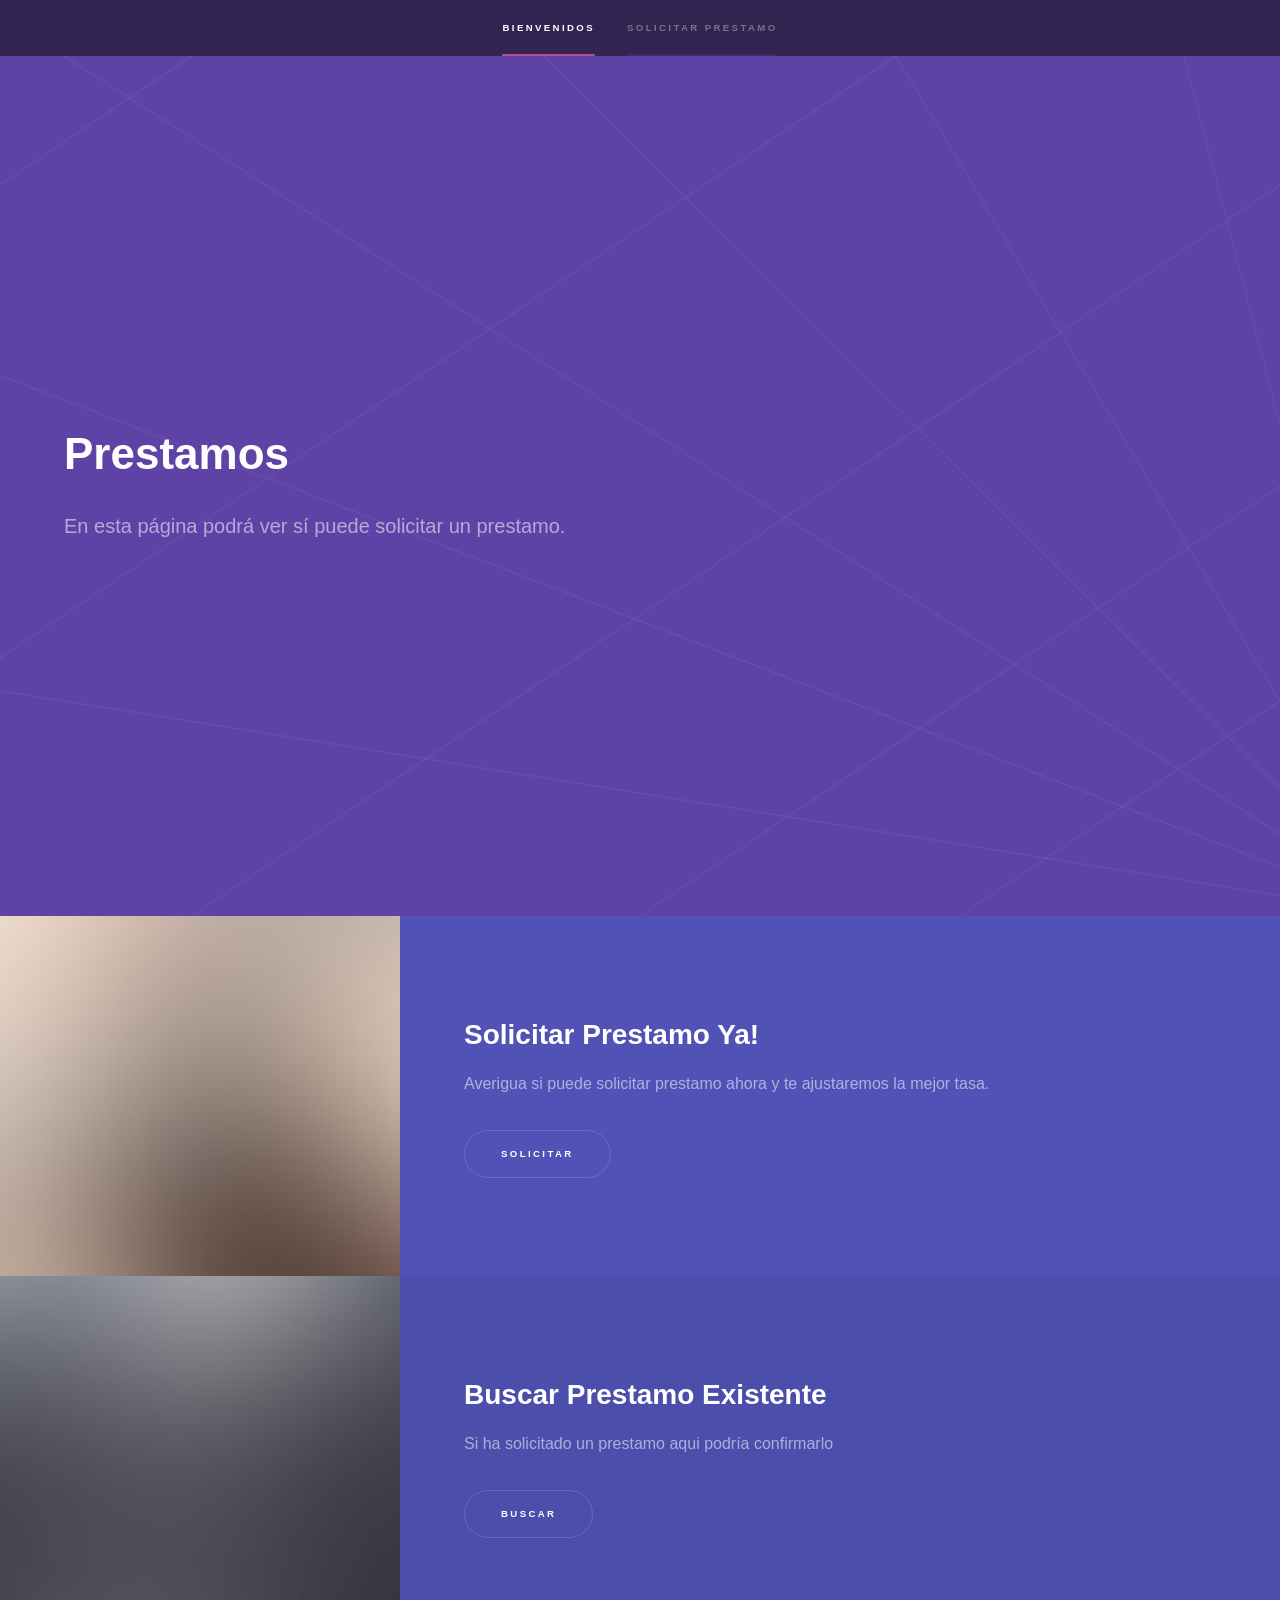
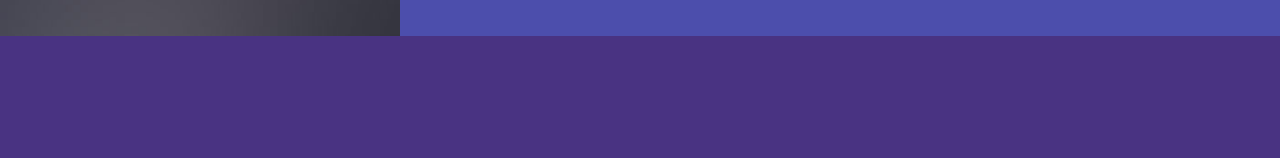
<file: bin/src/main/resources/static/index.html>
<!DOCTYPE HTML>
<!--
	Hyperspace by HTML5 UP
	html5up.net | @ajlkn
	Free for personal and commercial use under the CCA 3.0 license (html5up.net/license)
-->
<html>
<head>
<title>Solicitud de Prestamos</title>
<meta charset="utf-8" />
<meta name="viewport" content="width=device-width, initial-scale=1" />
<!--[if lte IE 8]><script src="assets/js/ie/html5shiv.js"></script><![endif]-->
<link rel="stylesheet" href="assets/css/main.css" />
<!--[if lte IE 9]><link rel="stylesheet" href="assets/css/ie9.css" /><![endif]-->
<!--[if lte IE 8]><link rel="stylesheet" href="assets/css/ie8.css" /><![endif]-->
</head>
<body>

	<!-- Sidebar -->
	<section id="sidebar">
		<div class="inner">
			<nav>
				<ul>
					<li><a href="#intro">Bienvenidos</a></li>
					<li><a href="#one">Solicitar Prestamo</a></li>
				</ul>
			</nav>
		</div>
	</section>

	<!-- Wrapper -->
	<div id="wrapper">

		<!-- Intro -->
		<section id="intro" class="wrapper style1 fullscreen fade-up">
			<div class="inner">
				<h1>Prestamos</h1>
				<p>En esta página podrá ver sí puede solicitar un prestamo.</p>
			</div>
		</section>

		<!-- One -->
		<section id="one" class="wrapper style2 spotlights">
			<section>
				<a href="#" class="image"><img src="images/pic01.jpg" alt=""
					data-position="center center" /></a>
				<div class="content">
					<div class="inner">
						<h2>Solicitar Prestamo Ya!</h2>
						<p>Averigua si puede solicitar prestamo ahora y te ajustaremos
							la mejor tasa.</p>
						<ul class="actions">
							<li><a href="/prestamo/nuevo" class="button">Solicitar</a></li>
						</ul>
					</div>
				</div>
			</section>
			<section>
				<a href="#" class="image"><img src="images/pic02.jpg" alt=""
					data-position="top center" /></a>
				<div class="content">
					<div class="inner">
						<h2>Buscar Prestamo Existente</h2>
						<p>Si ha solicitado un prestamo aqui podría confirmarlo</p>
						<ul class="actions">
							<li><a href="/prestamo/buscar" class="button">Buscar</a></li>
						</ul>
					</div>
				</div>
			</section>
		</section>

	</div>

	<!-- Footer -->
	<footer id="footer" class="wrapper style1-alt">
		<div class="inner">
			<ul class="menu">
			</ul>
		</div>
	</footer>

	<!-- Scripts -->
	<script src="assets/js/jquery.min.js"></script>
	<script src="assets/js/jquery.scrollex.min.js"></script>
	<script src="assets/js/jquery.scrolly.min.js"></script>
	<script src="assets/js/skel.min.js"></script>
	<script src="assets/js/util.js"></script>
	<!--[if lte IE 8]><script src="assets/js/ie/respond.min.js"></script><![endif]-->
	<script src="assets/js/main.js"></script>

</body>
</html>
</file>
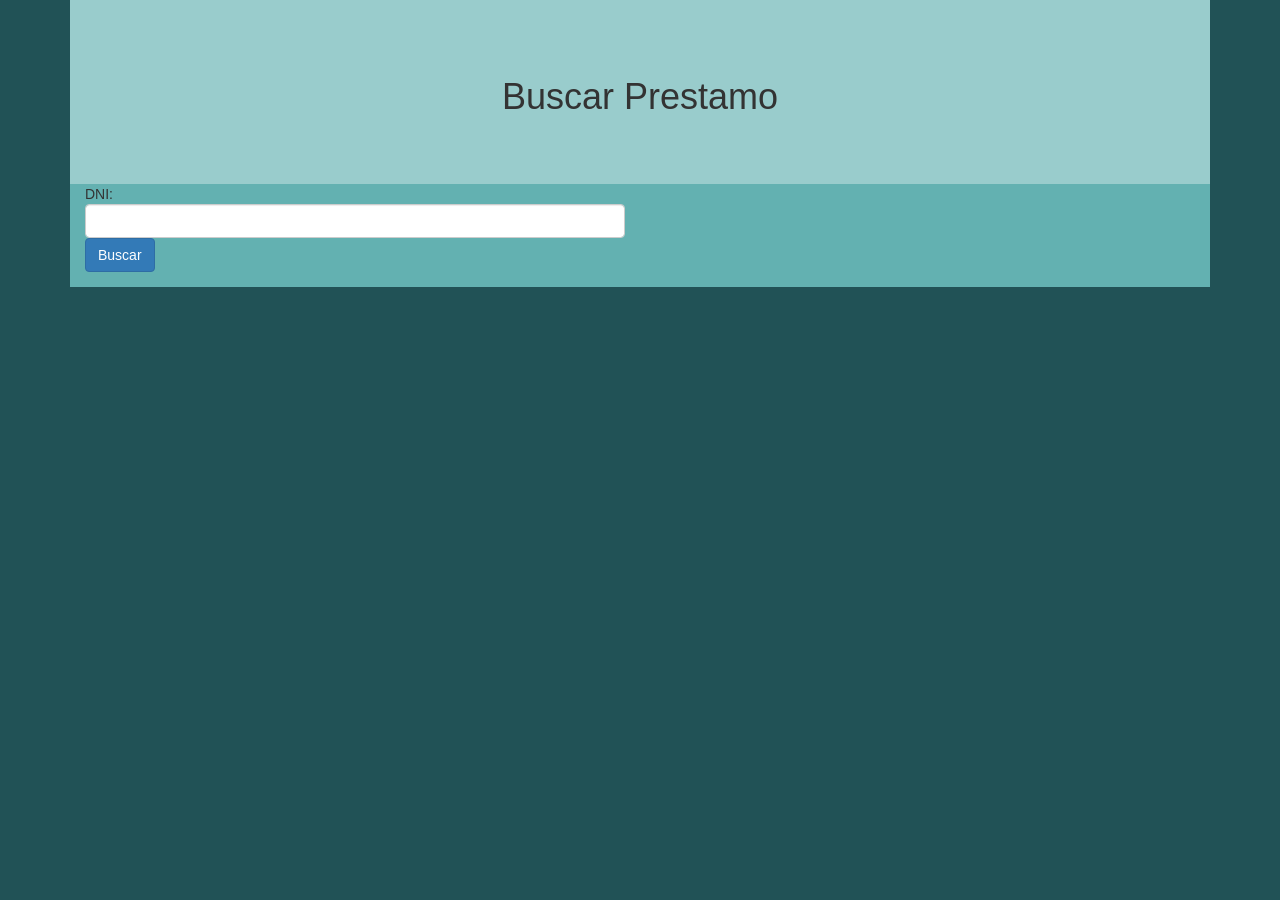
<file: src/main/resources/templates/buscarPrestamo.html>
<!DOCTYPE html>
<html xmlns:th="http://www.thymeleaf.org">
<head>
<meta charset="ISO-8859-1">
<title>Buscar Prestamo</title>
<link rel="stylesheet"
	href="https://maxcdn.bootstrapcdn.com/bootstrap/4.1.0/css/bootstrap.min.css">
<link rel="stylesheet"
	href="https://maxcdn.bootstrapcdn.com/bootstrap/3.3.7/css/bootstrap.min.css">
<script
	src="https://ajax.googleapis.com/ajax/libs/jquery/3.3.1/jquery.min.js"></script>
<script
	src="https://maxcdn.bootstrapcdn.com/bootstrap/3.3.7/js/bootstrap.min.js"></script>
</head>
<style>
	body{
		background-color: rgb(33,82,86);

	}
	#contain div{
		background-color: rgb(99,177,177);		
	}
	#title div{
		background-color: rgb(153,204,204);
		text-align: center;
		padding-bottom: 5%;
		padding-top: 5%;		
	}
</style>
<body>
	<div id="contain"class="container">
		<div id="title" class="row">
			<div id="title"class="col-lg-12">
				<h1>Buscar Prestamo</h1>
			</div>
		</div>
		<div class="row">
			<div class="col-lg-12">
				<div class="form-group row">
					<div class="col-xs-6">
					<form action="#" th:action="@{/prestamo/buscar}" th:object="${prestamo}" method="post">
						DNI: <input type="text" class="form-control" th:field="*{dni}">
						<input type="submit" class="btn btn-primary"value="Buscar">
					</form>
					</div>
				</div>
			</div>
		</div>
	</div>
</body>
</html>
</file>
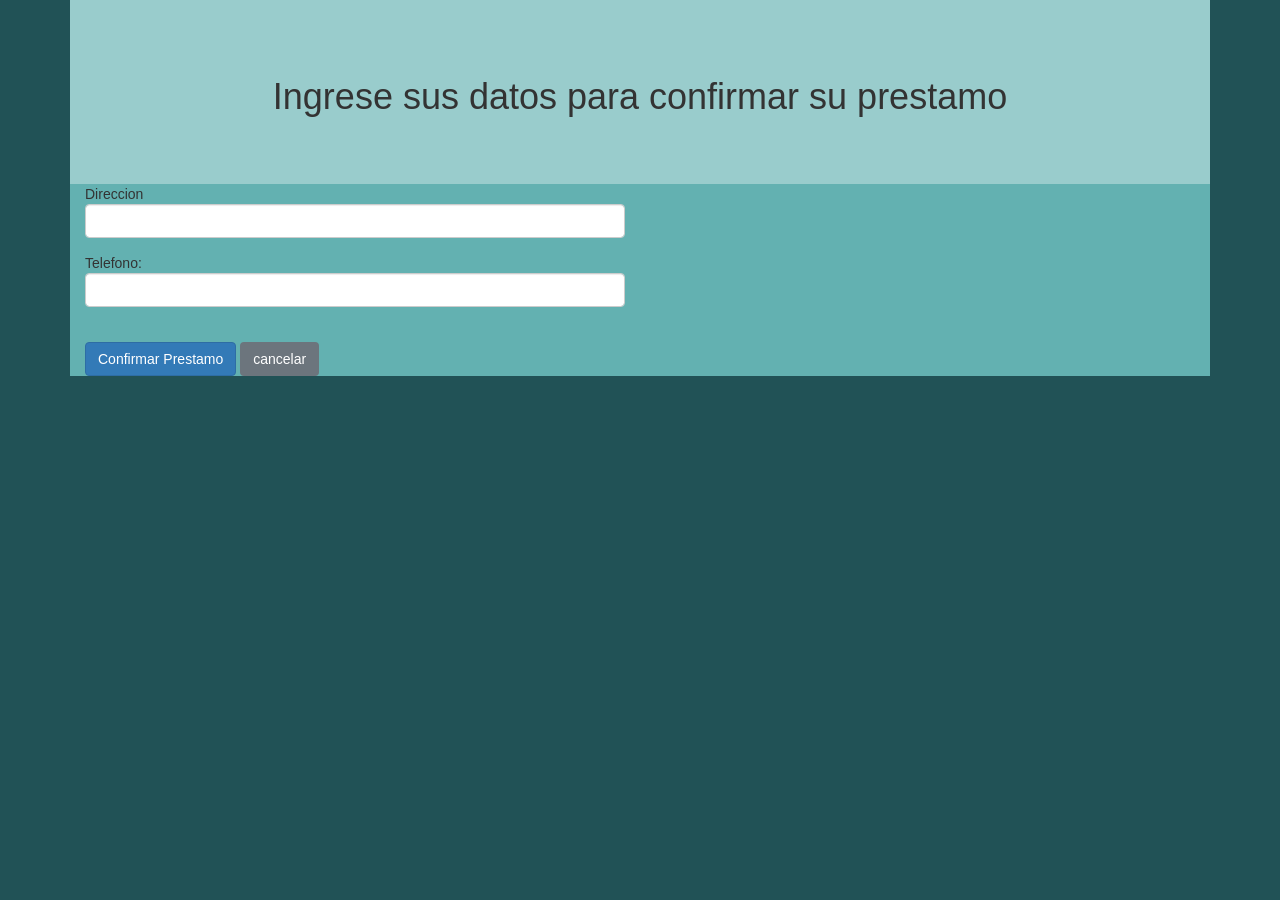
<file: src/main/resources/templates/formSolPrestamo.html>
<!DOCTYPE html>
<html xmlns:th="http://www.thymeleaf.org">
<head>
<link rel="stylesheet"
	href="https://maxcdn.bootstrapcdn.com/bootstrap/4.1.0/css/bootstrap.min.css">
<link rel="stylesheet"
	href="https://maxcdn.bootstrapcdn.com/bootstrap/3.3.7/css/bootstrap.min.css">
<script
	src="https://ajax.googleapis.com/ajax/libs/jquery/3.3.1/jquery.min.js"></script>
<script
	src="https://maxcdn.bootstrapcdn.com/bootstrap/3.3.7/js/bootstrap.min.js"></script>
<meta charset="ISO-8859-1">
<title>Complete el siguiente formulario</title>
<style>
	body{
		background-color: rgb(33,82,86);

	}
	#contain div{
		background-color: rgb(99,177,177);		
	}
	#title div{
		background-color: rgb(153,204,204);
		text-align: center;
		padding-bottom: 5%;
		padding-top: 5%;		
	}
</style>
</head>
<body>
	<div id="contain" class="container">
		<div id="title"class="row">
			<div class="col-lg-12">
				<h1>Ingrese sus datos para confirmar su prestamo</h1>
			</div>
		</div>
	<div class="row">
		<div class="col-lg-12">
			<form action="#" th:object="${prestamo}" th:action="@{'/prestamo/__${prestamo.id}__/solicitud'}"  method="post">
 		 		<div class="form-group row" hidden>
 					<div class="col-xs-6">
 						Nombre: <input type="text" class="form-control" th:field="*{nombre}" th:text="prestamo.nombre"/>
 					</div>
 				</div>
 			 	<div class="form-group row" hidden>
 					<div class="col-xs-6">
 						Apellido: <input type="text" class="form-control" th:field="*{apellido}" th:text="prestamo.apellido"/>
 					</div>
 				</div>
 			 	<div class="form-group row" hidden>
	 				<div class="col-xs-6">
 						DNI: <input type="text" class="form-control" th:field="*{dni}" th:text="prestamo.dni"/>
 					</div>
 				</div>
 			 	<div class="form-group row" hidden>
 					<div class="col-xs-6">
 						Correo: <input type="text" class="form-control" th:field="*{correo}" th:text="prestamo.correo"/>
 					</div>
 				</div>
 		 		<div class="form-group row" hidden>
 					<div class="col-xs-6">
 						Sueldo: <input type="text" class="form-control" th:field="*{sueldo}" th:text="prestamo.sueldo"/>
 					</div>
 				</div>
 		 		<div class="form-group row" hidden>
 					<div class="col-xs-6">
 						Planilla: <input type="text" class="form-control" th:field="*{planilla}" th:text="prestamo.planilla"/>
 					</div>
 				</div>
 			 	<div class="form-group row" hidden>
 					<div class="col-xs-6">
 						Impuesto Renta a Pagar: <input type="text" class="form-control" th:field="*{ImpRentaPagar}" th:text="prestamo.ImpRentaPagar"/>
 					</div>
 				</div>
 	 			<div class="form-group row" hidden>
 					<div class="col-xs-6">
 						Tipo de Prestamo: <input type="text" class="form-control" th:field="*{TipoPrestamo}" th:text="prestamo.TipoPrestamo"/>
 					</div>
 				</div>
 			 	<div class="form-group row">
 					<div class="col-xs-6">
 						Direccion <input type="text" class="form-control" th:field="*{direccion}"/>
	 				</div>
 				</div>
 			 	<div class="form-group row">
	 				<div class="col-xs-6">
 						Telefono: <input type="text" class="form-control" th:field="*{Telefono}"/>
 						</div>
 				</div>
 				<br>
 					<input type="submit" class="btn btn-primary" value="Confirmar Prestamo"/>
 					<input type="reset" class="btn btn-secondary" value="cancelar"/>
	 		</form>
	 	</div>
 	</div>
 </div>
</body>
</html>
</file>
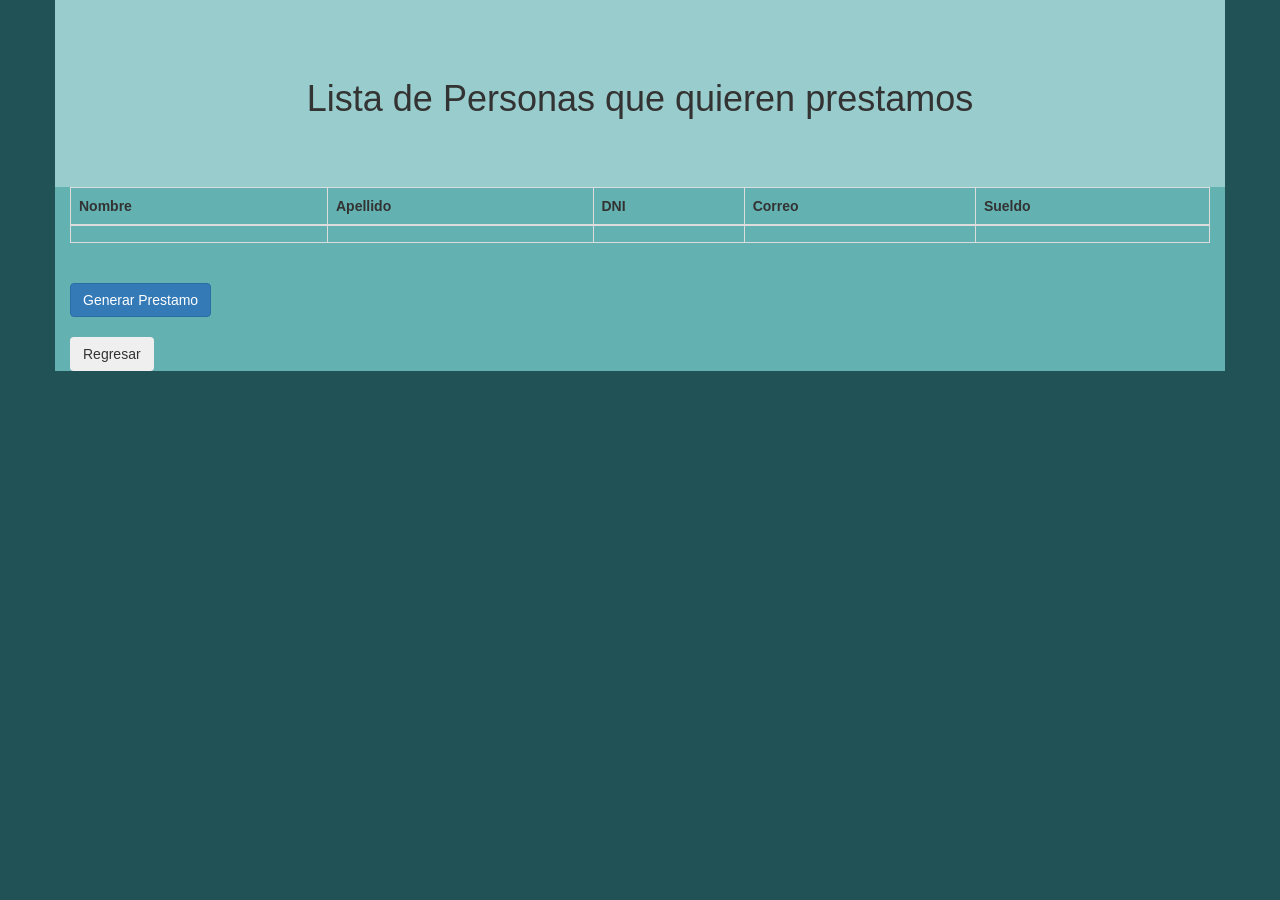
<file: src/main/resources/templates/interfazGeneradorPrestamo.html>
<!DOCTYPE html>
<html xmlns:th="http://www.thymeleaf.org">
<head>
<meta charset="ISO-8859-1">
<title>Interfaz de Generacion de Prestamo</title>
<link rel="stylesheet"
	href="https://maxcdn.bootstrapcdn.com/bootstrap/3.3.7/css/bootstrap.min.css">
<script
	src="https://ajax.googleapis.com/ajax/libs/jquery/3.3.1/jquery.min.js"></script>
<script
	src="https://maxcdn.bootstrapcdn.com/bootstrap/3.3.7/js/bootstrap.min.js"></script>
<style>
	body{
		background-color: rgb(33,82,86);

	}
	 #contain div{
		background-color: rgb(99,177,177);		
	}
	#title div{
		background-color: rgb(153,204,204);
		text-align: center;
		padding-bottom: 5%;
		padding-top: 5%;		
	}
</style>
</head>
<body>
	<div id="contain" class="container">
		<div id="title" class="row">
			<div class="col-lg-12">
				<h1>Lista de Personas que quieren prestamos</h1>
			</div>
		</div>
		<div class="row">
			<div class="col-lg-12">
				<form action="#" th:action="@{/prestamo/listar}" th:object="${prestamo}" method="post">
				<table class="table table-bordered">
					<thead>
						<tr>
							<th>Nombre</th>
							<th>Apellido</th>
							<th>DNI</th>
							<th>Correo</th>
							<th>Sueldo</th>
						</tr>
					</thead>
						<tbody>
						<tr th:each="prestamo : ${prestamo}">
							<td th:text="${prestamo.nombre}"></td>
							<td th:text="${prestamo.apellido}"></td>
							<td th:text="${prestamo.dni}"></td>
							<td th:text="${prestamo.correo}"></td>
							<td th:text="${prestamo.sueldo}"></td>
						</tr>
						</tbody>
					</table>
					<br> <input type="submit" class="btn btn-primary" value="Generar Prestamo">
				</form>
				<br>
				<form action="/">
				<input type="submit" class="btn btn-secondary" value="Regresar">
				</form>
			</div>
		</div>
	</div>
</body>
</html>
</file>
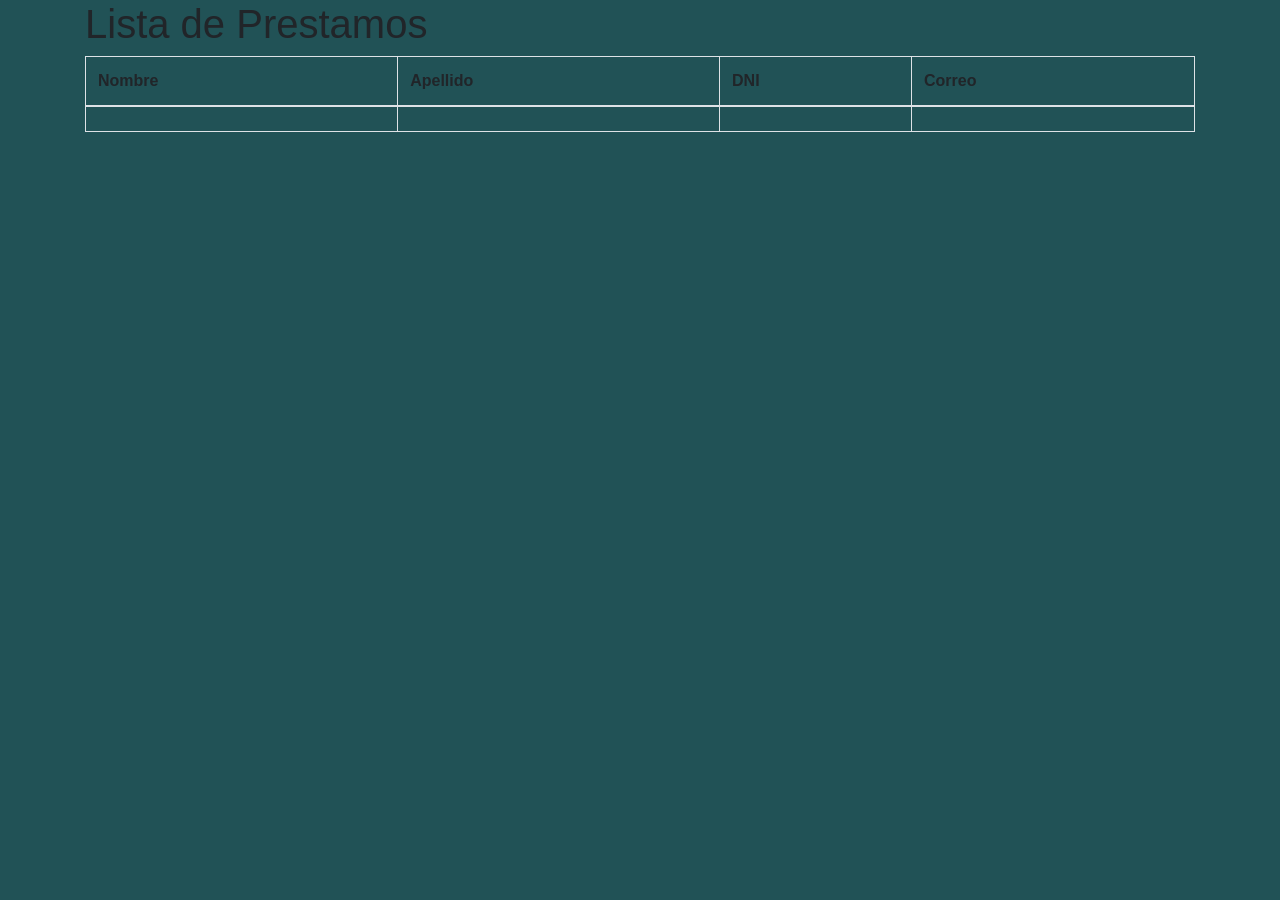
<file: src/main/resources/templates/listaPrestamo.html>
<!DOCTYPE html>
<html xmlns:th="http://www.thymeleaf.org">
<head>
<meta charset="ISO-8859-1">
<link rel="stylesheet"
	href="https://maxcdn.bootstrapcdn.com/bootstrap/4.1.0/css/bootstrap.min.css">
<style>
	body{
		background-color: rgb(33,82,86);

	}
	 #contain div{
		background-color: rgb(99,177,177);		
	}
	#title div{
		background-color: rgb(153,204,204);
		text-align: center;
		padding-bottom: 5%;
		padding-top: 5%;		
	}
</style>
<title>Lista</title>
</head>
<body>
	<div id="contain"class="container">
		<h1>Lista de Prestamos</h1>
		<table class="table table-bordered">
			<thead>
				<tr>
					<th>Nombre</th>
					<th>Apellido</th>
					<th>DNI</th>
					<th>Correo</th>
				</tr>
			</thead>
			<tbody>
				<tr th:each="prestamo : ${prestamo}">
					<td th:text="${prestamo.nombre}"></td>
					<td th:text="${prestamo.apellido}"></td>
					<td th:text="${prestamo.dni}"></td>
					<td th:text="${prestamo.correo}"></td>
				</tr>
			</tbody>
		</table>
	</div>
</body>
</html>
</file>
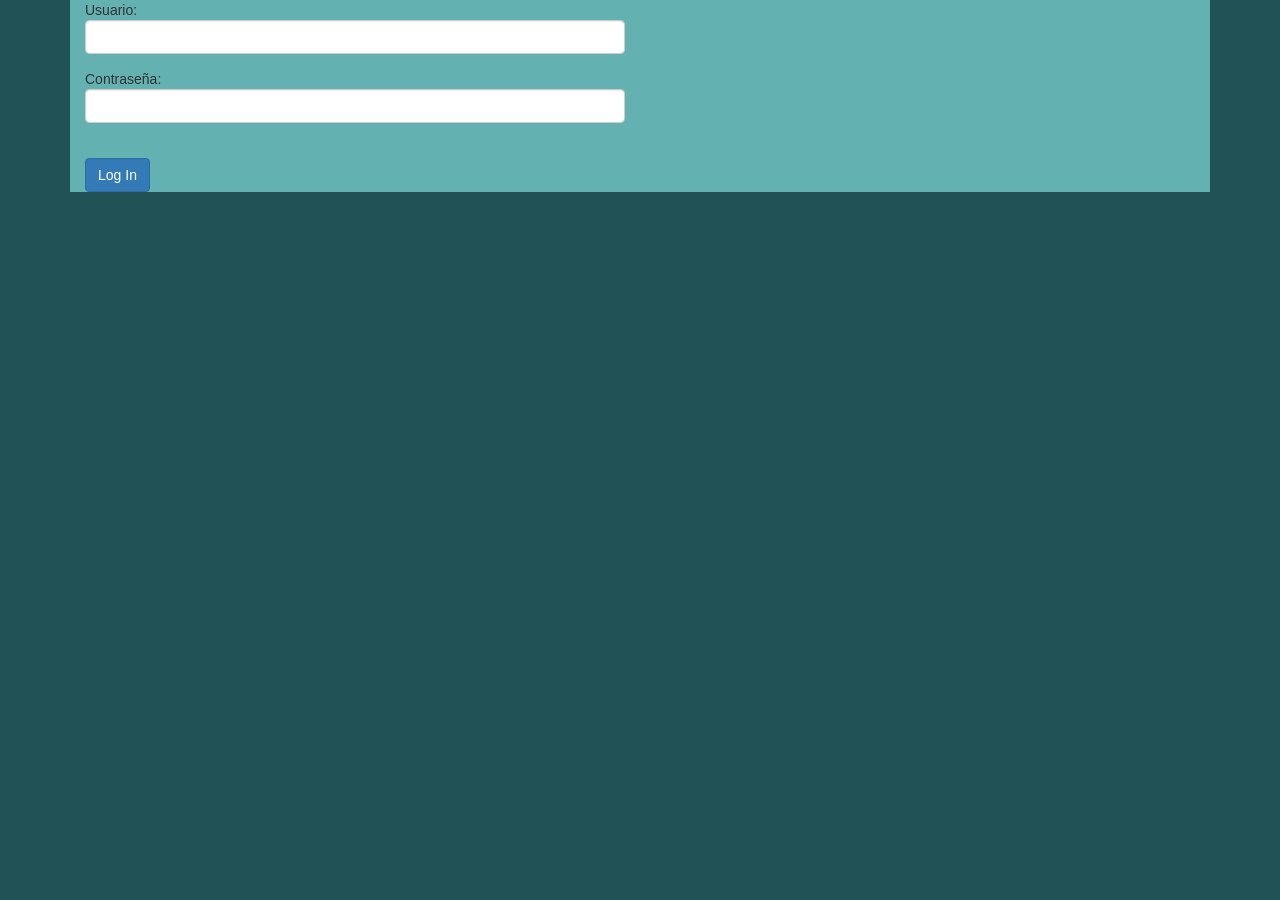
<file: src/main/resources/templates/LogIn.html>
<!DOCTYPE html>
<html xmlns:th="http://www.thymeleaf.org">
<head>
<meta charset="ISO-8859-1">
<title>Log In</title>
<link rel="stylesheet"
	href="https://maxcdn.bootstrapcdn.com/bootstrap/4.1.0/css/bootstrap.min.css">
<link rel="stylesheet"
	href="https://maxcdn.bootstrapcdn.com/bootstrap/3.3.7/css/bootstrap.min.css">
<script
	src="https://ajax.googleapis.com/ajax/libs/jquery/3.3.1/jquery.min.js"></script>
<script
	src="https://maxcdn.bootstrapcdn.com/bootstrap/3.3.7/js/bootstrap.min.js"></script>
<style>
	body{
		background-color: rgb(33,82,86);

	}
	#contain div{
		background-color: rgb(99,177,177);		
	}
	#title div{
		background-color: rgb(153,204,204);
		text-align: center;
		padding-bottom: 5%;
		padding-top: 5%;		
	}
</style>
</head>
<body>
	<div id="contain" class="container">
		<div class="row">
			<div class="col-lg-12">
				<form action="#" th:action="@{/prestamo/LogIn}" th:object="${usuario}" method="post">
					<div class="form-group row">
						<div class="col-xs-6">
							Usuario: <input type="text" class="form-control" th:field="*{username}">
						</div>
					</div>
					<div class="form-group row">
						<div class="col-xs-6">
							Contrase�a: <input type="password" class="form-control" th:field="*{password}">
						</div>
					</div>
					<br>
					<input type="submit" class="btn btn-primary" value="Log In">
				</form>
			</div>
		</div>
	</div>
</body>
</html>
</file>
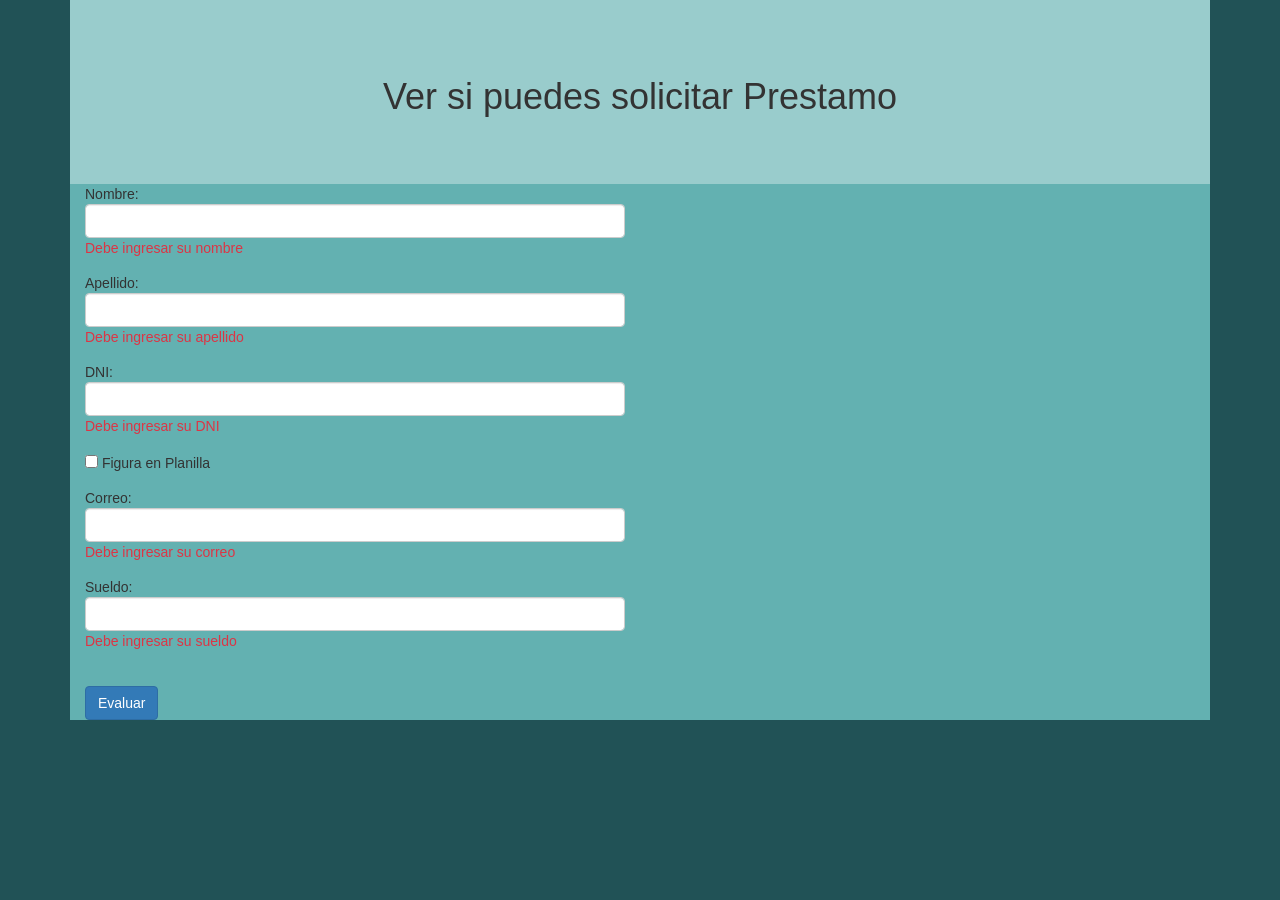
<file: src/main/resources/templates/nuevoPrestamo.html>
<!DOCTYPE html>
<html xmlns:th="http://www.thymeleaf.org">
<head>
<meta charset="ISO-8859-1">

<link rel="stylesheet"
	href="https://maxcdn.bootstrapcdn.com/bootstrap/4.1.0/css/bootstrap.min.css">
<title>Solicitar Prestamo</title>
<link rel="stylesheet"
	href="https://maxcdn.bootstrapcdn.com/bootstrap/3.3.7/css/bootstrap.min.css">
<script
	src="https://ajax.googleapis.com/ajax/libs/jquery/3.3.1/jquery.min.js"></script>
<script
	src="https://maxcdn.bootstrapcdn.com/bootstrap/3.3.7/js/bootstrap.min.js"></script>
<style>
	body{
		background-color: rgb(33,82,86);

	}
	 #contain div{
		background-color: rgb(99,177,177);		
	}
	#title div{
		background-color: rgb(153,204,204);
		text-align: center;
		padding-bottom: 5%;
		padding-top: 5%;		
	}
</style>
</head>

<body>
	<div id="contain" class="container">
		<div id="title"class="row">
			<div class="col-lg-12">
				<h1>Ver si puedes solicitar Prestamo</h1>
			</div>
		</div>
		<div class="row">
			<div class="col-lg-12">
				<form action="#" th:action="@{/prestamo/nuevo}"
					th:object="${prestamo}" method="post">

					<div class="form-group row">
						<div class="col-xs-6">
							Nombre: <input type="text" class="form-control"
								th:field="*{nombre}">
							<div th:if="${#fields.hasErrors('nombre')}" th:errors="*{nombre}"
								class="text-danger">Debe ingresar su nombre</div>
						</div>
					</div>
					<div class="form-group row">
						<div class="col-xs-6">
							Apellido: <input type="text" class="form-control"
								th:field="*{apellido}">
							<div th:if="${#fields.hasErrors('apellido')}"
								th:errors="*{apellido}" class="text-danger">Debe ingresar
								su apellido</div>
						</div>
					</div>
					<div class="form-group row">
						<div class="col-xs-6">
							DNI: <input type="text" class="form-control" th:field="*{dni}">
							<div th:if="${#fields.hasErrors('dni')}" th:errors="*{dni}"
								class="text-danger">Debe ingresar su DNI</div>
						</div>
					</div>
					<div class="form-group">
						<input type="checkbox" th:field="*{planilla}"> Figura en
						Planilla
					</div>
					<div class="form-group row">
						<div class="col-xs-6">
							Correo: <input type="text" class="form-control"
								th:field="*{correo}">
							<div th:if="${#fields.hasErrors('correo')}" th:errors="*{correo}"
								class="text-danger">Debe ingresar su correo</div>
						</div>
					</div>
					<div class="form-group row">
						<div class="col-xs-6">
							Sueldo: <input type="text" class="form-control"
								th:field="*{sueldo}">
							<div th:if="${#fields.hasErrors('sueldo')}" th:errors="*{suledo}"
								class="text-danger">Debe ingresar su sueldo</div>
						</div>
					</div>
					<br> <input type="submit" class="btn btn-primary"
						value="Evaluar">
				</form>
			</div>
		</div>
	</div>
</body>
</html>
</file>
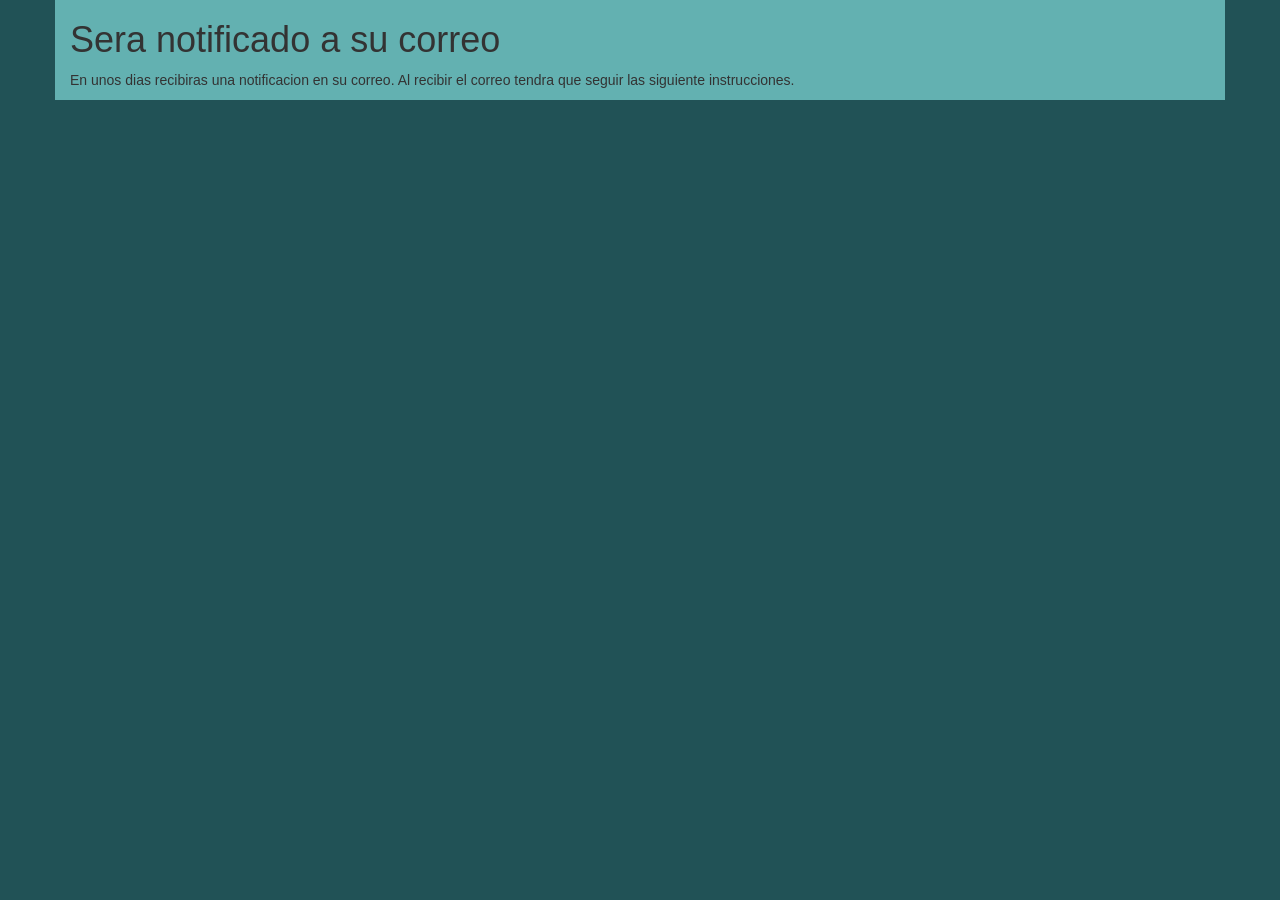
<file: src/main/resources/templates/resultado.html>
<!DOCTYPE html>
<html xmlns:th="http://www.thymeleaf.org">
<head>
<meta charset="UTF-8">
<link rel="stylesheet"
	href="https://maxcdn.bootstrapcdn.com/bootstrap/3.3.7/css/bootstrap.min.css">
<script
	src="https://ajax.googleapis.com/ajax/libs/jquery/3.3.1/jquery.min.js"></script>
<script
	src="https://maxcdn.bootstrapcdn.com/bootstrap/3.3.7/js/bootstrap.min.js"></script>
	<script>setTimeout(function(){window.location.href='http://localhost:8080'},3000);</script>
<title>Sera notificado a su correo</title>
<style>
	body{
		background-color: rgb(33,82,86);

	}
	#contain div{
		background-color: rgb(99,177,177);		
	}
	#title div{
		background-color: rgb(153,204,204);
		text-align: center;
		padding-bottom: 5%;
		padding-top: 5%;		
	}
</style>
</head>
<body>
		<div id="contain" class="container">
			<div class="row">
				<div id="title" class="col-lg-12">
					<h1>Sera notificado a su correo</h1>
				</div>
			</div>
			<div class="row">
				<div class="col-lg-12">
					<p>En unos dias recibiras una notificacion en su correo. Al recibir el correo tendra que seguir las siguiente instrucciones.</p>
				</div>
			</div>
		</div>
</body>
</html>
</file>
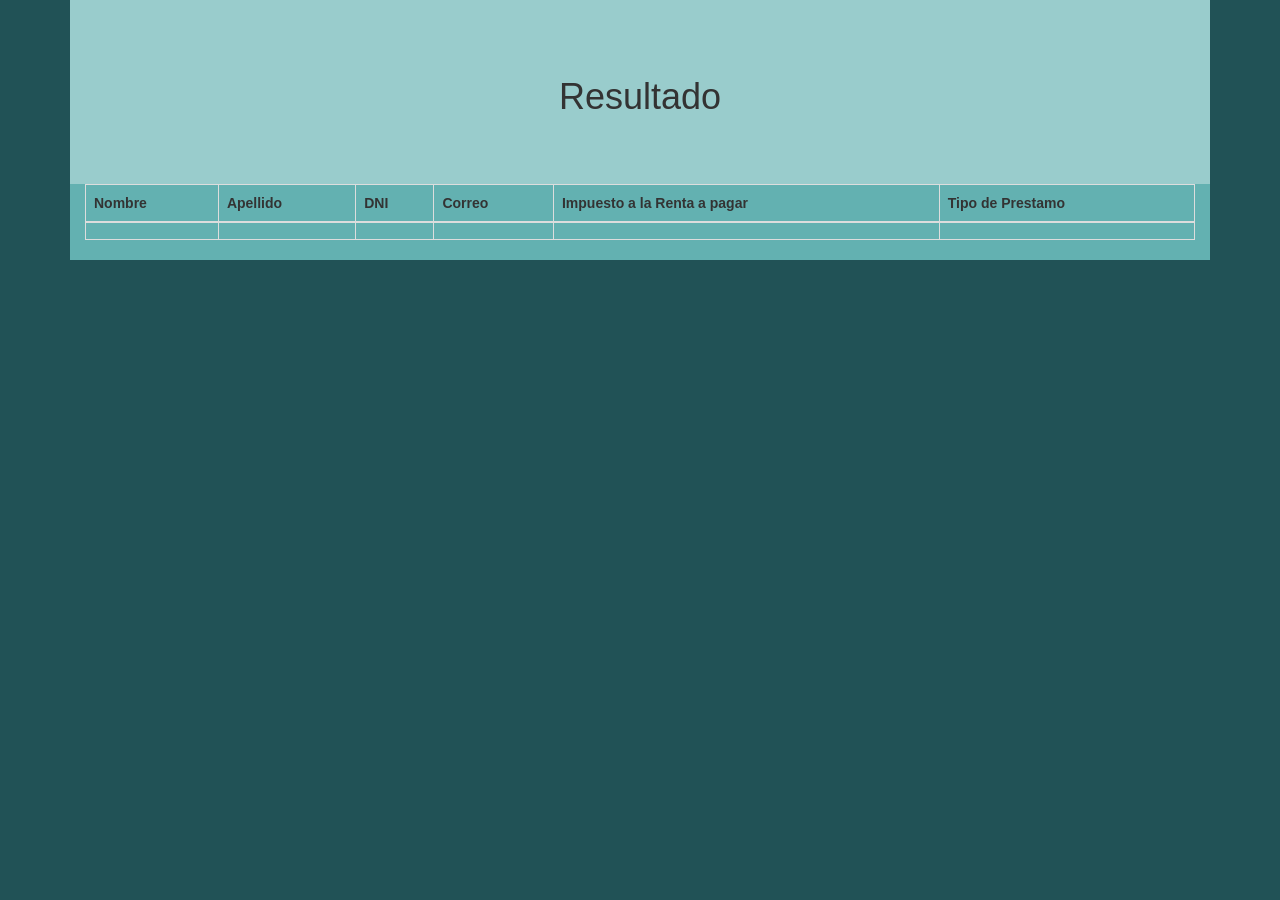
<file: src/main/resources/templates/resultadoBuscado.html>
<!DOCTYPE html>
<html xmlns:th="http://www.thymeleaf.org">
<head>
<meta charset="ISO-8859-1">
<title>Resultado Buscado</title>
<link rel="stylesheet"
	href="https://maxcdn.bootstrapcdn.com/bootstrap/4.1.0/css/bootstrap.min.css">
<link rel="stylesheet"
	href="https://maxcdn.bootstrapcdn.com/bootstrap/3.3.7/css/bootstrap.min.css">
<script
	src="https://ajax.googleapis.com/ajax/libs/jquery/3.3.1/jquery.min.js"></script>
<script
	src="https://maxcdn.bootstrapcdn.com/bootstrap/3.3.7/js/bootstrap.min.js"></script>
<style>
	body{
		background-color: rgb(33,82,86);

	}
	 #contain div{
		background-color: rgb(99,177,177);		
	}
	#title div{
		background-color: rgb(153,204,204);
		text-align: center;
		padding-bottom: 5%;
		padding-top: 5%;		
	}
</style>
</head>
<body>
	<div id="contain"class="container">
		<div id="title"class="row">
			<div class="col-lg-12">
				<h1>Resultado</h1>
			</div>
		</div>
		<div class="row">
			<div class="col-lg-12">
		<table class="table table-bordered">
			<thead>
				<tr>
					<th>Nombre</th>
					<th>Apellido</th>
					<th>DNI</th>
					<th>Correo</th>
					<th>Impuesto a la Renta a pagar</th>
					<th>Tipo de Prestamo</th>
				</tr>
			</thead>
			<tbody>
				<tr th:each="prestamo : ${prestamo}">
					<td th:text="${prestamo.nombre}"></td>
					<td th:text="${prestamo.apellido}"></td>
					<td th:text="${prestamo.dni}"></td>
					<td th:text="${prestamo.correo}"></td>
					<td th:text="${prestamo.ImpRentaPagar}"></td>
					<td th:text="${prestamo.TipoPrestamo}"></td>
				</tr>
			</tbody>
		</table>
		</div>
		</div>
		</div>
</body>
</html>
</file>
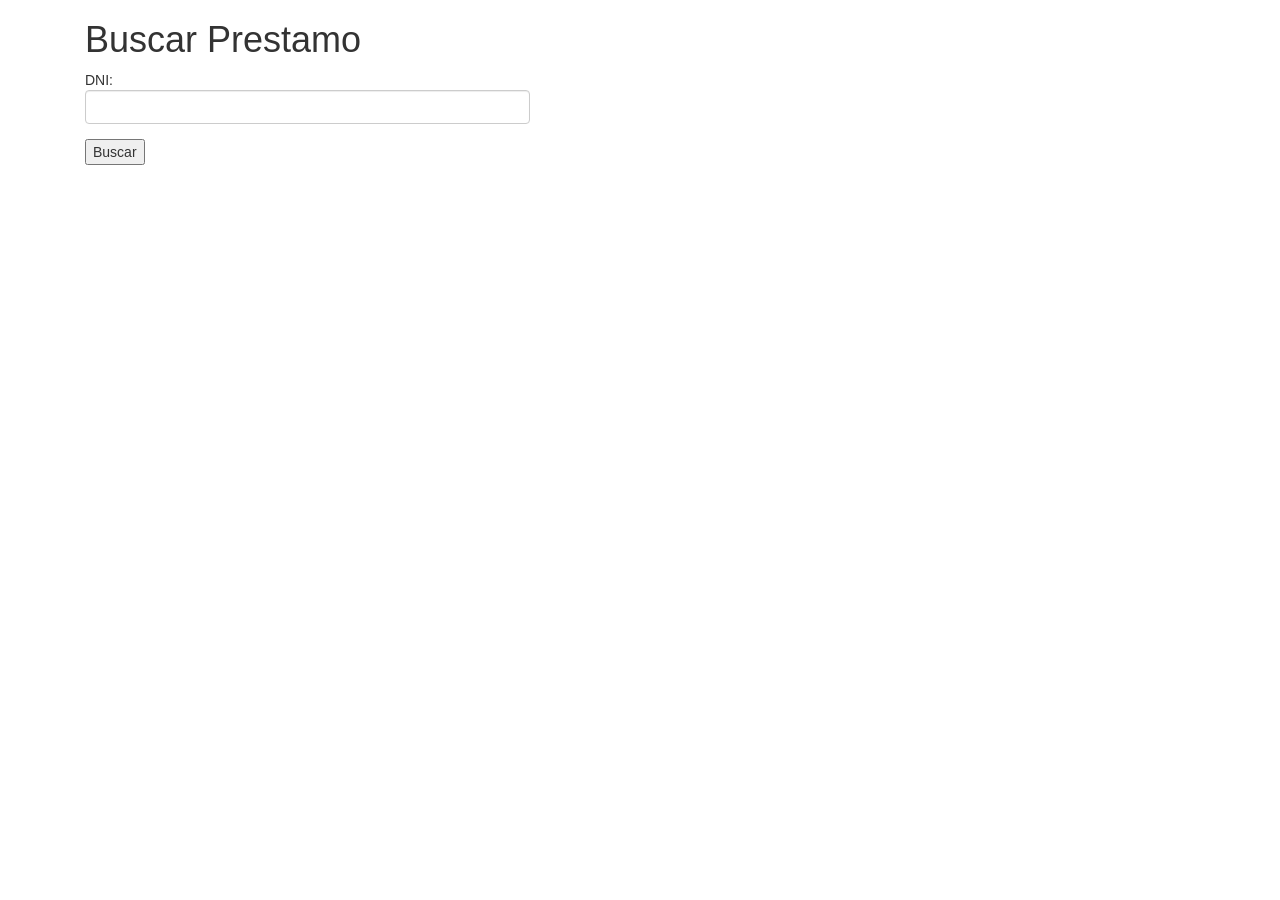
<file: bin/src/main/resources/templates/buscarPrestamo.html>
<!DOCTYPE html>
<html xmlns:th="http://www.thymeleaf.org">
<head>
<meta charset="ISO-8859-1">
<title>Buscar Prestamo</title>
<link rel="stylesheet"
	href="https://maxcdn.bootstrapcdn.com/bootstrap/4.1.0/css/bootstrap.min.css">
<link rel="stylesheet"
	href="https://maxcdn.bootstrapcdn.com/bootstrap/3.3.7/css/bootstrap.min.css">
<script
	src="https://ajax.googleapis.com/ajax/libs/jquery/3.3.1/jquery.min.js"></script>
<script
	src="https://maxcdn.bootstrapcdn.com/bootstrap/3.3.7/js/bootstrap.min.js"></script>
</head>
<body>
	<div class="container">

		<h1>Buscar Prestamo</h1>

		<div class="row">
			<div class="col-lg-10">
				<div class="form-group row">
					<div class="col-xs-6">
					<form action="#" th:action="@{/prestamo/buscar}"
						th:object="${prestamo}" method="post">

						DNI: <input type="text" class="form-control" th:field="*{dni}">

					</form>
					</div>
				</div>
			</div>
		</div>
		<input type="submit" value="Buscar">
		</form>
	</div>
</body>
</html>
</file>
<file: bin/src/main/resources/static/assets/css/ie9.css>
/*
	Hyperspace by HTML5 UP
	html5up.net | @ajlkn
	Free for personal and commercial use under the CCA 3.0 license (html5up.net/license)
*/

/* Type */

	h1.major:after {
		background: #b74e91;
	}

/* Wrapper */

	.wrapper.fullscreen {
		min-height: 0;
		padding-bottom: 6em;
		padding-top: 6em;
	}

		body.is-ie .wrapper.fullscreen {
			height: auto;
		}

/* Spotlights */

	.spotlights > section {
		padding-left: 20em;
		position: relative;
	}

		.spotlights > section > .image {
			height: 100%;
			left: 0;
			position: absolute;
			top: 0;
			width: 20em;
		}

		.spotlights > section > .content {
			width: 100%;
		}

/* Features */

	.features:after {
		clear: both;
		content: '';
		display: block;
	}

	.features section {
		float: left;
	}

/* Split */

	.split:after {
		clear: both;
		content: '';
		display: block;
	}

	.split > * {
		float: left;
	}

/* Sidebar */

	#sidebar nav a:after {
		background-color: #b74e91;
	}

/* Header */

	#header:after {
		clear: both;
		content: '';
		display: block;
	}

	#header > .title {
		float: left;
	}

	#header > nav {
		float: right;
	}
</file>
<file: bin/src/main/resources/static/assets/css/ie8.css>
/*
	Hyperspace by HTML5 UP
	html5up.net | @ajlkn
	Free for personal and commercial use under the CCA 3.0 license (html5up.net/license)
*/

/* Type */

	body, input, select, textarea {
		color: #ffffff;
	}

/* Button */

	input[type="submit"],
	input[type="reset"],
	input[type="button"],
	button,
	.button {
		position: relative;
	}

		input[type="submit"]:after,
		input[type="reset"]:after,
		input[type="button"]:after,
		button:after,
		.button:after {
			display: none;
		}

/* Features */

	.features {
		border: solid 1px;
	}

/* Form */

	input[type="text"],
	input[type="password"],
	input[type="email"],
	input[type="tel"],
	select,
	textarea {
		background: transparent;
		border: solid 1px;
	}

/* Split */

	.split.style1 > :first-child {
		padding-right: 2em;
		width: 70%;
	}
</file>
<file: bin/src/main/resources/static/assets/css/main.css>
@import url(font-awesome.min.css);

/*
	Hyperspace by HTML5 UP
	html5up.net | @ajlkn
	Free for personal and commercial use under the CCA 3.0 license (html5up.net/license)
*/

/* Reset */

	html, body, div, span, applet, object, iframe, h1, h2, h3, h4, h5, h6, p, blockquote, pre, a, abbr, acronym, address, big, cite, code, del, dfn, em, img, ins, kbd, q, s, samp, small, strike, strong, sub, sup, tt, var, b, u, i, center, dl, dt, dd, ol, ul, li, fieldset, form, label, legend, table, caption, tbody, tfoot, thead, tr, th, td, article, aside, canvas, details, embed, figure, figcaption, footer, header, hgroup, menu, nav, output, ruby, section, summary, time, mark, audio, video {
		margin: 0;
		padding: 0;
		border: 0;
		font-size: 100%;
		font: inherit;
		vertical-align: baseline;
	}

	article, aside, details, figcaption, figure, footer, header, hgroup, menu, nav, section {
		display: block;
	}

	body {
		line-height: 1;
	}

	ol, ul {
		list-style: none;
	}

	blockquote, q {
		quotes: none;
	}

	blockquote:before, blockquote:after, q:before, q:after {
		content: '';
		content: none;
	}

	table {
		border-collapse: collapse;
		border-spacing: 0;
	}

	body {
		-webkit-text-size-adjust: none;
	}

/* Box Model */

	*, *:before, *:after {
		-moz-box-sizing: border-box;
		-webkit-box-sizing: border-box;
		box-sizing: border-box;
	}

/* Grid */

	.row {
		border-bottom: solid 1px transparent;
		-moz-box-sizing: border-box;
		-webkit-box-sizing: border-box;
		box-sizing: border-box;
	}

	.row > * {
		float: left;
		-moz-box-sizing: border-box;
		-webkit-box-sizing: border-box;
		box-sizing: border-box;
	}

	.row:after, .row:before {
		content: '';
		display: block;
		clear: both;
		height: 0;
	}

	.row.uniform > * > :first-child {
		margin-top: 0;
	}

	.row.uniform > * > :last-child {
		margin-bottom: 0;
	}

	.row.\30 \25 > * {
		padding: 0 0 0 0em;
	}

	.row.\30 \25 {
		margin: 0 0 -1px 0em;
	}

	.row.uniform.\30 \25 > * {
		padding: 0em 0 0 0em;
	}

	.row.uniform.\30 \25 {
		margin: 0em 0 -1px 0em;
	}

	.row > * {
		padding: 0 0 0 1.5em;
	}

	.row {
		margin: 0 0 -1px -1.5em;
	}

	.row.uniform > * {
		padding: 1.5em 0 0 1.5em;
	}

	.row.uniform {
		margin: -1.5em 0 -1px -1.5em;
	}

	.row.\32 00\25 > * {
		padding: 0 0 0 3em;
	}

	.row.\32 00\25 {
		margin: 0 0 -1px -3em;
	}

	.row.uniform.\32 00\25 > * {
		padding: 3em 0 0 3em;
	}

	.row.uniform.\32 00\25 {
		margin: -3em 0 -1px -3em;
	}

	.row.\31 50\25 > * {
		padding: 0 0 0 2.25em;
	}

	.row.\31 50\25 {
		margin: 0 0 -1px -2.25em;
	}

	.row.uniform.\31 50\25 > * {
		padding: 2.25em 0 0 2.25em;
	}

	.row.uniform.\31 50\25 {
		margin: -2.25em 0 -1px -2.25em;
	}

	.row.\35 0\25 > * {
		padding: 0 0 0 0.75em;
	}

	.row.\35 0\25 {
		margin: 0 0 -1px -0.75em;
	}

	.row.uniform.\35 0\25 > * {
		padding: 0.75em 0 0 0.75em;
	}

	.row.uniform.\35 0\25 {
		margin: -0.75em 0 -1px -0.75em;
	}

	.row.\32 5\25 > * {
		padding: 0 0 0 0.375em;
	}

	.row.\32 5\25 {
		margin: 0 0 -1px -0.375em;
	}

	.row.uniform.\32 5\25 > * {
		padding: 0.375em 0 0 0.375em;
	}

	.row.uniform.\32 5\25 {
		margin: -0.375em 0 -1px -0.375em;
	}

	.\31 2u, .\31 2u\24 {
		width: 100%;
		clear: none;
		margin-left: 0;
	}

	.\31 1u, .\31 1u\24 {
		width: 91.6666666667%;
		clear: none;
		margin-left: 0;
	}

	.\31 0u, .\31 0u\24 {
		width: 83.3333333333%;
		clear: none;
		margin-left: 0;
	}

	.\39 u, .\39 u\24 {
		width: 75%;
		clear: none;
		margin-left: 0;
	}

	.\38 u, .\38 u\24 {
		width: 66.6666666667%;
		clear: none;
		margin-left: 0;
	}

	.\37 u, .\37 u\24 {
		width: 58.3333333333%;
		clear: none;
		margin-left: 0;
	}

	.\36 u, .\36 u\24 {
		width: 50%;
		clear: none;
		margin-left: 0;
	}

	.\35 u, .\35 u\24 {
		width: 41.6666666667%;
		clear: none;
		margin-left: 0;
	}

	.\34 u, .\34 u\24 {
		width: 33.3333333333%;
		clear: none;
		margin-left: 0;
	}

	.\33 u, .\33 u\24 {
		width: 25%;
		clear: none;
		margin-left: 0;
	}

	.\32 u, .\32 u\24 {
		width: 16.6666666667%;
		clear: none;
		margin-left: 0;
	}

	.\31 u, .\31 u\24 {
		width: 8.3333333333%;
		clear: none;
		margin-left: 0;
	}

	.\31 2u\24 + *,
	.\31 1u\24 + *,
	.\31 0u\24 + *,
	.\39 u\24 + *,
	.\38 u\24 + *,
	.\37 u\24 + *,
	.\36 u\24 + *,
	.\35 u\24 + *,
	.\34 u\24 + *,
	.\33 u\24 + *,
	.\32 u\24 + *,
	.\31 u\24 + * {
		clear: left;
	}

	.\-11u {
		margin-left: 91.66667%;
	}

	.\-10u {
		margin-left: 83.33333%;
	}

	.\-9u {
		margin-left: 75%;
	}

	.\-8u {
		margin-left: 66.66667%;
	}

	.\-7u {
		margin-left: 58.33333%;
	}

	.\-6u {
		margin-left: 50%;
	}

	.\-5u {
		margin-left: 41.66667%;
	}

	.\-4u {
		margin-left: 33.33333%;
	}

	.\-3u {
		margin-left: 25%;
	}

	.\-2u {
		margin-left: 16.66667%;
	}

	.\-1u {
		margin-left: 8.33333%;
	}

	@media screen and (max-width: 1680px) {

		.row > * {
			padding: 0 0 0 1.5em;
		}

		.row {
			margin: 0 0 -1px -1.5em;
		}

		.row.uniform > * {
			padding: 1.5em 0 0 1.5em;
		}

		.row.uniform {
			margin: -1.5em 0 -1px -1.5em;
		}

		.row.\32 00\25 > * {
			padding: 0 0 0 3em;
		}

		.row.\32 00\25 {
			margin: 0 0 -1px -3em;
		}

		.row.uniform.\32 00\25 > * {
			padding: 3em 0 0 3em;
		}

		.row.uniform.\32 00\25 {
			margin: -3em 0 -1px -3em;
		}

		.row.\31 50\25 > * {
			padding: 0 0 0 2.25em;
		}

		.row.\31 50\25 {
			margin: 0 0 -1px -2.25em;
		}

		.row.uniform.\31 50\25 > * {
			padding: 2.25em 0 0 2.25em;
		}

		.row.uniform.\31 50\25 {
			margin: -2.25em 0 -1px -2.25em;
		}

		.row.\35 0\25 > * {
			padding: 0 0 0 0.75em;
		}

		.row.\35 0\25 {
			margin: 0 0 -1px -0.75em;
		}

		.row.uniform.\35 0\25 > * {
			padding: 0.75em 0 0 0.75em;
		}

		.row.uniform.\35 0\25 {
			margin: -0.75em 0 -1px -0.75em;
		}

		.row.\32 5\25 > * {
			padding: 0 0 0 0.375em;
		}

		.row.\32 5\25 {
			margin: 0 0 -1px -0.375em;
		}

		.row.uniform.\32 5\25 > * {
			padding: 0.375em 0 0 0.375em;
		}

		.row.uniform.\32 5\25 {
			margin: -0.375em 0 -1px -0.375em;
		}

		.\31 2u\28xlarge\29, .\31 2u\24\28xlarge\29 {
			width: 100%;
			clear: none;
			margin-left: 0;
		}

		.\31 1u\28xlarge\29, .\31 1u\24\28xlarge\29 {
			width: 91.6666666667%;
			clear: none;
			margin-left: 0;
		}

		.\31 0u\28xlarge\29, .\31 0u\24\28xlarge\29 {
			width: 83.3333333333%;
			clear: none;
			margin-left: 0;
		}

		.\39 u\28xlarge\29, .\39 u\24\28xlarge\29 {
			width: 75%;
			clear: none;
			margin-left: 0;
		}

		.\38 u\28xlarge\29, .\38 u\24\28xlarge\29 {
			width: 66.6666666667%;
			clear: none;
			margin-left: 0;
		}

		.\37 u\28xlarge\29, .\37 u\24\28xlarge\29 {
			width: 58.3333333333%;
			clear: none;
			margin-left: 0;
		}

		.\36 u\28xlarge\29, .\36 u\24\28xlarge\29 {
			width: 50%;
			clear: none;
			margin-left: 0;
		}

		.\35 u\28xlarge\29, .\35 u\24\28xlarge\29 {
			width: 41.6666666667%;
			clear: none;
			margin-left: 0;
		}

		.\34 u\28xlarge\29, .\34 u\24\28xlarge\29 {
			width: 33.3333333333%;
			clear: none;
			margin-left: 0;
		}

		.\33 u\28xlarge\29, .\33 u\24\28xlarge\29 {
			width: 25%;
			clear: none;
			margin-left: 0;
		}

		.\32 u\28xlarge\29, .\32 u\24\28xlarge\29 {
			width: 16.6666666667%;
			clear: none;
			margin-left: 0;
		}

		.\31 u\28xlarge\29, .\31 u\24\28xlarge\29 {
			width: 8.3333333333%;
			clear: none;
			margin-left: 0;
		}

		.\31 2u\24\28xlarge\29 + *,
		.\31 1u\24\28xlarge\29 + *,
		.\31 0u\24\28xlarge\29 + *,
		.\39 u\24\28xlarge\29 + *,
		.\38 u\24\28xlarge\29 + *,
		.\37 u\24\28xlarge\29 + *,
		.\36 u\24\28xlarge\29 + *,
		.\35 u\24\28xlarge\29 + *,
		.\34 u\24\28xlarge\29 + *,
		.\33 u\24\28xlarge\29 + *,
		.\32 u\24\28xlarge\29 + *,
		.\31 u\24\28xlarge\29 + * {
			clear: left;
		}

		.\-11u\28xlarge\29 {
			margin-left: 91.66667%;
		}

		.\-10u\28xlarge\29 {
			margin-left: 83.33333%;
		}

		.\-9u\28xlarge\29 {
			margin-left: 75%;
		}

		.\-8u\28xlarge\29 {
			margin-left: 66.66667%;
		}

		.\-7u\28xlarge\29 {
			margin-left: 58.33333%;
		}

		.\-6u\28xlarge\29 {
			margin-left: 50%;
		}

		.\-5u\28xlarge\29 {
			margin-left: 41.66667%;
		}

		.\-4u\28xlarge\29 {
			margin-left: 33.33333%;
		}

		.\-3u\28xlarge\29 {
			margin-left: 25%;
		}

		.\-2u\28xlarge\29 {
			margin-left: 16.66667%;
		}

		.\-1u\28xlarge\29 {
			margin-left: 8.33333%;
		}

	}

	@media screen and (max-width: 1280px) {

		.row > * {
			padding: 0 0 0 1.5em;
		}

		.row {
			margin: 0 0 -1px -1.5em;
		}

		.row.uniform > * {
			padding: 1.5em 0 0 1.5em;
		}

		.row.uniform {
			margin: -1.5em 0 -1px -1.5em;
		}

		.row.\32 00\25 > * {
			padding: 0 0 0 3em;
		}

		.row.\32 00\25 {
			margin: 0 0 -1px -3em;
		}

		.row.uniform.\32 00\25 > * {
			padding: 3em 0 0 3em;
		}

		.row.uniform.\32 00\25 {
			margin: -3em 0 -1px -3em;
		}

		.row.\31 50\25 > * {
			padding: 0 0 0 2.25em;
		}

		.row.\31 50\25 {
			margin: 0 0 -1px -2.25em;
		}

		.row.uniform.\31 50\25 > * {
			padding: 2.25em 0 0 2.25em;
		}

		.row.uniform.\31 50\25 {
			margin: -2.25em 0 -1px -2.25em;
		}

		.row.\35 0\25 > * {
			padding: 0 0 0 0.75em;
		}

		.row.\35 0\25 {
			margin: 0 0 -1px -0.75em;
		}

		.row.uniform.\35 0\25 > * {
			padding: 0.75em 0 0 0.75em;
		}

		.row.uniform.\35 0\25 {
			margin: -0.75em 0 -1px -0.75em;
		}

		.row.\32 5\25 > * {
			padding: 0 0 0 0.375em;
		}

		.row.\32 5\25 {
			margin: 0 0 -1px -0.375em;
		}

		.row.uniform.\32 5\25 > * {
			padding: 0.375em 0 0 0.375em;
		}

		.row.uniform.\32 5\25 {
			margin: -0.375em 0 -1px -0.375em;
		}

		.\31 2u\28large\29, .\31 2u\24\28large\29 {
			width: 100%;
			clear: none;
			margin-left: 0;
		}

		.\31 1u\28large\29, .\31 1u\24\28large\29 {
			width: 91.6666666667%;
			clear: none;
			margin-left: 0;
		}

		.\31 0u\28large\29, .\31 0u\24\28large\29 {
			width: 83.3333333333%;
			clear: none;
			margin-left: 0;
		}

		.\39 u\28large\29, .\39 u\24\28large\29 {
			width: 75%;
			clear: none;
			margin-left: 0;
		}

		.\38 u\28large\29, .\38 u\24\28large\29 {
			width: 66.6666666667%;
			clear: none;
			margin-left: 0;
		}

		.\37 u\28large\29, .\37 u\24\28large\29 {
			width: 58.3333333333%;
			clear: none;
			margin-left: 0;
		}

		.\36 u\28large\29, .\36 u\24\28large\29 {
			width: 50%;
			clear: none;
			margin-left: 0;
		}

		.\35 u\28large\29, .\35 u\24\28large\29 {
			width: 41.6666666667%;
			clear: none;
			margin-left: 0;
		}

		.\34 u\28large\29, .\34 u\24\28large\29 {
			width: 33.3333333333%;
			clear: none;
			margin-left: 0;
		}

		.\33 u\28large\29, .\33 u\24\28large\29 {
			width: 25%;
			clear: none;
			margin-left: 0;
		}

		.\32 u\28large\29, .\32 u\24\28large\29 {
			width: 16.6666666667%;
			clear: none;
			margin-left: 0;
		}

		.\31 u\28large\29, .\31 u\24\28large\29 {
			width: 8.3333333333%;
			clear: none;
			margin-left: 0;
		}

		.\31 2u\24\28large\29 + *,
		.\31 1u\24\28large\29 + *,
		.\31 0u\24\28large\29 + *,
		.\39 u\24\28large\29 + *,
		.\38 u\24\28large\29 + *,
		.\37 u\24\28large\29 + *,
		.\36 u\24\28large\29 + *,
		.\35 u\24\28large\29 + *,
		.\34 u\24\28large\29 + *,
		.\33 u\24\28large\29 + *,
		.\32 u\24\28large\29 + *,
		.\31 u\24\28large\29 + * {
			clear: left;
		}

		.\-11u\28large\29 {
			margin-left: 91.66667%;
		}

		.\-10u\28large\29 {
			margin-left: 83.33333%;
		}

		.\-9u\28large\29 {
			margin-left: 75%;
		}

		.\-8u\28large\29 {
			margin-left: 66.66667%;
		}

		.\-7u\28large\29 {
			margin-left: 58.33333%;
		}

		.\-6u\28large\29 {
			margin-left: 50%;
		}

		.\-5u\28large\29 {
			margin-left: 41.66667%;
		}

		.\-4u\28large\29 {
			margin-left: 33.33333%;
		}

		.\-3u\28large\29 {
			margin-left: 25%;
		}

		.\-2u\28large\29 {
			margin-left: 16.66667%;
		}

		.\-1u\28large\29 {
			margin-left: 8.33333%;
		}

	}

	@media screen and (max-width: 980px) {

		.row > * {
			padding: 0 0 0 1.5em;
		}

		.row {
			margin: 0 0 -1px -1.5em;
		}

		.row.uniform > * {
			padding: 1.5em 0 0 1.5em;
		}

		.row.uniform {
			margin: -1.5em 0 -1px -1.5em;
		}

		.row.\32 00\25 > * {
			padding: 0 0 0 3em;
		}

		.row.\32 00\25 {
			margin: 0 0 -1px -3em;
		}

		.row.uniform.\32 00\25 > * {
			padding: 3em 0 0 3em;
		}

		.row.uniform.\32 00\25 {
			margin: -3em 0 -1px -3em;
		}

		.row.\31 50\25 > * {
			padding: 0 0 0 2.25em;
		}

		.row.\31 50\25 {
			margin: 0 0 -1px -2.25em;
		}

		.row.uniform.\31 50\25 > * {
			padding: 2.25em 0 0 2.25em;
		}

		.row.uniform.\31 50\25 {
			margin: -2.25em 0 -1px -2.25em;
		}

		.row.\35 0\25 > * {
			padding: 0 0 0 0.75em;
		}

		.row.\35 0\25 {
			margin: 0 0 -1px -0.75em;
		}

		.row.uniform.\35 0\25 > * {
			padding: 0.75em 0 0 0.75em;
		}

		.row.uniform.\35 0\25 {
			margin: -0.75em 0 -1px -0.75em;
		}

		.row.\32 5\25 > * {
			padding: 0 0 0 0.375em;
		}

		.row.\32 5\25 {
			margin: 0 0 -1px -0.375em;
		}

		.row.uniform.\32 5\25 > * {
			padding: 0.375em 0 0 0.375em;
		}

		.row.uniform.\32 5\25 {
			margin: -0.375em 0 -1px -0.375em;
		}

		.\31 2u\28medium\29, .\31 2u\24\28medium\29 {
			width: 100%;
			clear: none;
			margin-left: 0;
		}

		.\31 1u\28medium\29, .\31 1u\24\28medium\29 {
			width: 91.6666666667%;
			clear: none;
			margin-left: 0;
		}

		.\31 0u\28medium\29, .\31 0u\24\28medium\29 {
			width: 83.3333333333%;
			clear: none;
			margin-left: 0;
		}

		.\39 u\28medium\29, .\39 u\24\28medium\29 {
			width: 75%;
			clear: none;
			margin-left: 0;
		}

		.\38 u\28medium\29, .\38 u\24\28medium\29 {
			width: 66.6666666667%;
			clear: none;
			margin-left: 0;
		}

		.\37 u\28medium\29, .\37 u\24\28medium\29 {
			width: 58.3333333333%;
			clear: none;
			margin-left: 0;
		}

		.\36 u\28medium\29, .\36 u\24\28medium\29 {
			width: 50%;
			clear: none;
			margin-left: 0;
		}

		.\35 u\28medium\29, .\35 u\24\28medium\29 {
			width: 41.6666666667%;
			clear: none;
			margin-left: 0;
		}

		.\34 u\28medium\29, .\34 u\24\28medium\29 {
			width: 33.3333333333%;
			clear: none;
			margin-left: 0;
		}

		.\33 u\28medium\29, .\33 u\24\28medium\29 {
			width: 25%;
			clear: none;
			margin-left: 0;
		}

		.\32 u\28medium\29, .\32 u\24\28medium\29 {
			width: 16.6666666667%;
			clear: none;
			margin-left: 0;
		}

		.\31 u\28medium\29, .\31 u\24\28medium\29 {
			width: 8.3333333333%;
			clear: none;
			margin-left: 0;
		}

		.\31 2u\24\28medium\29 + *,
		.\31 1u\24\28medium\29 + *,
		.\31 0u\24\28medium\29 + *,
		.\39 u\24\28medium\29 + *,
		.\38 u\24\28medium\29 + *,
		.\37 u\24\28medium\29 + *,
		.\36 u\24\28medium\29 + *,
		.\35 u\24\28medium\29 + *,
		.\34 u\24\28medium\29 + *,
		.\33 u\24\28medium\29 + *,
		.\32 u\24\28medium\29 + *,
		.\31 u\24\28medium\29 + * {
			clear: left;
		}

		.\-11u\28medium\29 {
			margin-left: 91.66667%;
		}

		.\-10u\28medium\29 {
			margin-left: 83.33333%;
		}

		.\-9u\28medium\29 {
			margin-left: 75%;
		}

		.\-8u\28medium\29 {
			margin-left: 66.66667%;
		}

		.\-7u\28medium\29 {
			margin-left: 58.33333%;
		}

		.\-6u\28medium\29 {
			margin-left: 50%;
		}

		.\-5u\28medium\29 {
			margin-left: 41.66667%;
		}

		.\-4u\28medium\29 {
			margin-left: 33.33333%;
		}

		.\-3u\28medium\29 {
			margin-left: 25%;
		}

		.\-2u\28medium\29 {
			margin-left: 16.66667%;
		}

		.\-1u\28medium\29 {
			margin-left: 8.33333%;
		}

	}

	@media screen and (max-width: 736px) {

		.row > * {
			padding: 0 0 0 1.5em;
		}

		.row {
			margin: 0 0 -1px -1.5em;
		}

		.row.uniform > * {
			padding: 1.5em 0 0 1.5em;
		}

		.row.uniform {
			margin: -1.5em 0 -1px -1.5em;
		}

		.row.\32 00\25 > * {
			padding: 0 0 0 3em;
		}

		.row.\32 00\25 {
			margin: 0 0 -1px -3em;
		}

		.row.uniform.\32 00\25 > * {
			padding: 3em 0 0 3em;
		}

		.row.uniform.\32 00\25 {
			margin: -3em 0 -1px -3em;
		}

		.row.\31 50\25 > * {
			padding: 0 0 0 2.25em;
		}

		.row.\31 50\25 {
			margin: 0 0 -1px -2.25em;
		}

		.row.uniform.\31 50\25 > * {
			padding: 2.25em 0 0 2.25em;
		}

		.row.uniform.\31 50\25 {
			margin: -2.25em 0 -1px -2.25em;
		}

		.row.\35 0\25 > * {
			padding: 0 0 0 0.75em;
		}

		.row.\35 0\25 {
			margin: 0 0 -1px -0.75em;
		}

		.row.uniform.\35 0\25 > * {
			padding: 0.75em 0 0 0.75em;
		}

		.row.uniform.\35 0\25 {
			margin: -0.75em 0 -1px -0.75em;
		}

		.row.\32 5\25 > * {
			padding: 0 0 0 0.375em;
		}

		.row.\32 5\25 {
			margin: 0 0 -1px -0.375em;
		}

		.row.uniform.\32 5\25 > * {
			padding: 0.375em 0 0 0.375em;
		}

		.row.uniform.\32 5\25 {
			margin: -0.375em 0 -1px -0.375em;
		}

		.\31 2u\28small\29, .\31 2u\24\28small\29 {
			width: 100%;
			clear: none;
			margin-left: 0;
		}

		.\31 1u\28small\29, .\31 1u\24\28small\29 {
			width: 91.6666666667%;
			clear: none;
			margin-left: 0;
		}

		.\31 0u\28small\29, .\31 0u\24\28small\29 {
			width: 83.3333333333%;
			clear: none;
			margin-left: 0;
		}

		.\39 u\28small\29, .\39 u\24\28small\29 {
			width: 75%;
			clear: none;
			margin-left: 0;
		}

		.\38 u\28small\29, .\38 u\24\28small\29 {
			width: 66.6666666667%;
			clear: none;
			margin-left: 0;
		}

		.\37 u\28small\29, .\37 u\24\28small\29 {
			width: 58.3333333333%;
			clear: none;
			margin-left: 0;
		}

		.\36 u\28small\29, .\36 u\24\28small\29 {
			width: 50%;
			clear: none;
			margin-left: 0;
		}

		.\35 u\28small\29, .\35 u\24\28small\29 {
			width: 41.6666666667%;
			clear: none;
			margin-left: 0;
		}

		.\34 u\28small\29, .\34 u\24\28small\29 {
			width: 33.3333333333%;
			clear: none;
			margin-left: 0;
		}

		.\33 u\28small\29, .\33 u\24\28small\29 {
			width: 25%;
			clear: none;
			margin-left: 0;
		}

		.\32 u\28small\29, .\32 u\24\28small\29 {
			width: 16.6666666667%;
			clear: none;
			margin-left: 0;
		}

		.\31 u\28small\29, .\31 u\24\28small\29 {
			width: 8.3333333333%;
			clear: none;
			margin-left: 0;
		}

		.\31 2u\24\28small\29 + *,
		.\31 1u\24\28small\29 + *,
		.\31 0u\24\28small\29 + *,
		.\39 u\24\28small\29 + *,
		.\38 u\24\28small\29 + *,
		.\37 u\24\28small\29 + *,
		.\36 u\24\28small\29 + *,
		.\35 u\24\28small\29 + *,
		.\34 u\24\28small\29 + *,
		.\33 u\24\28small\29 + *,
		.\32 u\24\28small\29 + *,
		.\31 u\24\28small\29 + * {
			clear: left;
		}

		.\-11u\28small\29 {
			margin-left: 91.66667%;
		}

		.\-10u\28small\29 {
			margin-left: 83.33333%;
		}

		.\-9u\28small\29 {
			margin-left: 75%;
		}

		.\-8u\28small\29 {
			margin-left: 66.66667%;
		}

		.\-7u\28small\29 {
			margin-left: 58.33333%;
		}

		.\-6u\28small\29 {
			margin-left: 50%;
		}

		.\-5u\28small\29 {
			margin-left: 41.66667%;
		}

		.\-4u\28small\29 {
			margin-left: 33.33333%;
		}

		.\-3u\28small\29 {
			margin-left: 25%;
		}

		.\-2u\28small\29 {
			margin-left: 16.66667%;
		}

		.\-1u\28small\29 {
			margin-left: 8.33333%;
		}

	}

	@media screen and (max-width: 480px) {

		.row > * {
			padding: 0 0 0 1.5em;
		}

		.row {
			margin: 0 0 -1px -1.5em;
		}

		.row.uniform > * {
			padding: 1.5em 0 0 1.5em;
		}

		.row.uniform {
			margin: -1.5em 0 -1px -1.5em;
		}

		.row.\32 00\25 > * {
			padding: 0 0 0 3em;
		}

		.row.\32 00\25 {
			margin: 0 0 -1px -3em;
		}

		.row.uniform.\32 00\25 > * {
			padding: 3em 0 0 3em;
		}

		.row.uniform.\32 00\25 {
			margin: -3em 0 -1px -3em;
		}

		.row.\31 50\25 > * {
			padding: 0 0 0 2.25em;
		}

		.row.\31 50\25 {
			margin: 0 0 -1px -2.25em;
		}

		.row.uniform.\31 50\25 > * {
			padding: 2.25em 0 0 2.25em;
		}

		.row.uniform.\31 50\25 {
			margin: -2.25em 0 -1px -2.25em;
		}

		.row.\35 0\25 > * {
			padding: 0 0 0 0.75em;
		}

		.row.\35 0\25 {
			margin: 0 0 -1px -0.75em;
		}

		.row.uniform.\35 0\25 > * {
			padding: 0.75em 0 0 0.75em;
		}

		.row.uniform.\35 0\25 {
			margin: -0.75em 0 -1px -0.75em;
		}

		.row.\32 5\25 > * {
			padding: 0 0 0 0.375em;
		}

		.row.\32 5\25 {
			margin: 0 0 -1px -0.375em;
		}

		.row.uniform.\32 5\25 > * {
			padding: 0.375em 0 0 0.375em;
		}

		.row.uniform.\32 5\25 {
			margin: -0.375em 0 -1px -0.375em;
		}

		.\31 2u\28xsmall\29, .\31 2u\24\28xsmall\29 {
			width: 100%;
			clear: none;
			margin-left: 0;
		}

		.\31 1u\28xsmall\29, .\31 1u\24\28xsmall\29 {
			width: 91.6666666667%;
			clear: none;
			margin-left: 0;
		}

		.\31 0u\28xsmall\29, .\31 0u\24\28xsmall\29 {
			width: 83.3333333333%;
			clear: none;
			margin-left: 0;
		}

		.\39 u\28xsmall\29, .\39 u\24\28xsmall\29 {
			width: 75%;
			clear: none;
			margin-left: 0;
		}

		.\38 u\28xsmall\29, .\38 u\24\28xsmall\29 {
			width: 66.6666666667%;
			clear: none;
			margin-left: 0;
		}

		.\37 u\28xsmall\29, .\37 u\24\28xsmall\29 {
			width: 58.3333333333%;
			clear: none;
			margin-left: 0;
		}

		.\36 u\28xsmall\29, .\36 u\24\28xsmall\29 {
			width: 50%;
			clear: none;
			margin-left: 0;
		}

		.\35 u\28xsmall\29, .\35 u\24\28xsmall\29 {
			width: 41.6666666667%;
			clear: none;
			margin-left: 0;
		}

		.\34 u\28xsmall\29, .\34 u\24\28xsmall\29 {
			width: 33.3333333333%;
			clear: none;
			margin-left: 0;
		}

		.\33 u\28xsmall\29, .\33 u\24\28xsmall\29 {
			width: 25%;
			clear: none;
			margin-left: 0;
		}

		.\32 u\28xsmall\29, .\32 u\24\28xsmall\29 {
			width: 16.6666666667%;
			clear: none;
			margin-left: 0;
		}

		.\31 u\28xsmall\29, .\31 u\24\28xsmall\29 {
			width: 8.3333333333%;
			clear: none;
			margin-left: 0;
		}

		.\31 2u\24\28xsmall\29 + *,
		.\31 1u\24\28xsmall\29 + *,
		.\31 0u\24\28xsmall\29 + *,
		.\39 u\24\28xsmall\29 + *,
		.\38 u\24\28xsmall\29 + *,
		.\37 u\24\28xsmall\29 + *,
		.\36 u\24\28xsmall\29 + *,
		.\35 u\24\28xsmall\29 + *,
		.\34 u\24\28xsmall\29 + *,
		.\33 u\24\28xsmall\29 + *,
		.\32 u\24\28xsmall\29 + *,
		.\31 u\24\28xsmall\29 + * {
			clear: left;
		}

		.\-11u\28xsmall\29 {
			margin-left: 91.66667%;
		}

		.\-10u\28xsmall\29 {
			margin-left: 83.33333%;
		}

		.\-9u\28xsmall\29 {
			margin-left: 75%;
		}

		.\-8u\28xsmall\29 {
			margin-left: 66.66667%;
		}

		.\-7u\28xsmall\29 {
			margin-left: 58.33333%;
		}

		.\-6u\28xsmall\29 {
			margin-left: 50%;
		}

		.\-5u\28xsmall\29 {
			margin-left: 41.66667%;
		}

		.\-4u\28xsmall\29 {
			margin-left: 33.33333%;
		}

		.\-3u\28xsmall\29 {
			margin-left: 25%;
		}

		.\-2u\28xsmall\29 {
			margin-left: 16.66667%;
		}

		.\-1u\28xsmall\29 {
			margin-left: 8.33333%;
		}

	}

	@media screen and (max-width: 360px) {

		.row > * {
			padding: 0 0 0 1.5em;
		}

		.row {
			margin: 0 0 -1px -1.5em;
		}

		.row.uniform > * {
			padding: 1.5em 0 0 1.5em;
		}

		.row.uniform {
			margin: -1.5em 0 -1px -1.5em;
		}

		.row.\32 00\25 > * {
			padding: 0 0 0 3em;
		}

		.row.\32 00\25 {
			margin: 0 0 -1px -3em;
		}

		.row.uniform.\32 00\25 > * {
			padding: 3em 0 0 3em;
		}

		.row.uniform.\32 00\25 {
			margin: -3em 0 -1px -3em;
		}

		.row.\31 50\25 > * {
			padding: 0 0 0 2.25em;
		}

		.row.\31 50\25 {
			margin: 0 0 -1px -2.25em;
		}

		.row.uniform.\31 50\25 > * {
			padding: 2.25em 0 0 2.25em;
		}

		.row.uniform.\31 50\25 {
			margin: -2.25em 0 -1px -2.25em;
		}

		.row.\35 0\25 > * {
			padding: 0 0 0 0.75em;
		}

		.row.\35 0\25 {
			margin: 0 0 -1px -0.75em;
		}

		.row.uniform.\35 0\25 > * {
			padding: 0.75em 0 0 0.75em;
		}

		.row.uniform.\35 0\25 {
			margin: -0.75em 0 -1px -0.75em;
		}

		.row.\32 5\25 > * {
			padding: 0 0 0 0.375em;
		}

		.row.\32 5\25 {
			margin: 0 0 -1px -0.375em;
		}

		.row.uniform.\32 5\25 > * {
			padding: 0.375em 0 0 0.375em;
		}

		.row.uniform.\32 5\25 {
			margin: -0.375em 0 -1px -0.375em;
		}

		.\31 2u\28xxsmall\29, .\31 2u\24\28xxsmall\29 {
			width: 100%;
			clear: none;
			margin-left: 0;
		}

		.\31 1u\28xxsmall\29, .\31 1u\24\28xxsmall\29 {
			width: 91.6666666667%;
			clear: none;
			margin-left: 0;
		}

		.\31 0u\28xxsmall\29, .\31 0u\24\28xxsmall\29 {
			width: 83.3333333333%;
			clear: none;
			margin-left: 0;
		}

		.\39 u\28xxsmall\29, .\39 u\24\28xxsmall\29 {
			width: 75%;
			clear: none;
			margin-left: 0;
		}

		.\38 u\28xxsmall\29, .\38 u\24\28xxsmall\29 {
			width: 66.6666666667%;
			clear: none;
			margin-left: 0;
		}

		.\37 u\28xxsmall\29, .\37 u\24\28xxsmall\29 {
			width: 58.3333333333%;
			clear: none;
			margin-left: 0;
		}

		.\36 u\28xxsmall\29, .\36 u\24\28xxsmall\29 {
			width: 50%;
			clear: none;
			margin-left: 0;
		}

		.\35 u\28xxsmall\29, .\35 u\24\28xxsmall\29 {
			width: 41.6666666667%;
			clear: none;
			margin-left: 0;
		}

		.\34 u\28xxsmall\29, .\34 u\24\28xxsmall\29 {
			width: 33.3333333333%;
			clear: none;
			margin-left: 0;
		}

		.\33 u\28xxsmall\29, .\33 u\24\28xxsmall\29 {
			width: 25%;
			clear: none;
			margin-left: 0;
		}

		.\32 u\28xxsmall\29, .\32 u\24\28xxsmall\29 {
			width: 16.6666666667%;
			clear: none;
			margin-left: 0;
		}

		.\31 u\28xxsmall\29, .\31 u\24\28xxsmall\29 {
			width: 8.3333333333%;
			clear: none;
			margin-left: 0;
		}

		.\31 2u\24\28xxsmall\29 + *,
		.\31 1u\24\28xxsmall\29 + *,
		.\31 0u\24\28xxsmall\29 + *,
		.\39 u\24\28xxsmall\29 + *,
		.\38 u\24\28xxsmall\29 + *,
		.\37 u\24\28xxsmall\29 + *,
		.\36 u\24\28xxsmall\29 + *,
		.\35 u\24\28xxsmall\29 + *,
		.\34 u\24\28xxsmall\29 + *,
		.\33 u\24\28xxsmall\29 + *,
		.\32 u\24\28xxsmall\29 + *,
		.\31 u\24\28xxsmall\29 + * {
			clear: left;
		}

		.\-11u\28xxsmall\29 {
			margin-left: 91.66667%;
		}

		.\-10u\28xxsmall\29 {
			margin-left: 83.33333%;
		}

		.\-9u\28xxsmall\29 {
			margin-left: 75%;
		}

		.\-8u\28xxsmall\29 {
			margin-left: 66.66667%;
		}

		.\-7u\28xxsmall\29 {
			margin-left: 58.33333%;
		}

		.\-6u\28xxsmall\29 {
			margin-left: 50%;
		}

		.\-5u\28xxsmall\29 {
			margin-left: 41.66667%;
		}

		.\-4u\28xxsmall\29 {
			margin-left: 33.33333%;
		}

		.\-3u\28xxsmall\29 {
			margin-left: 25%;
		}

		.\-2u\28xxsmall\29 {
			margin-left: 16.66667%;
		}

		.\-1u\28xxsmall\29 {
			margin-left: 8.33333%;
		}

	}

/* Basic */

	@-ms-viewport {
		width: device-width;
	}

	body {
		-ms-overflow-style: scrollbar;
	}

	@media screen and (max-width: 480px) {

		html, body {
			min-width: 320px;
		}

	}

	body {
		background: #312450;
	}

		body.is-loading *, body.is-loading *:before, body.is-loading *:after {
			-moz-animation: none !important;
			-webkit-animation: none !important;
			-ms-animation: none !important;
			animation: none !important;
			-moz-transition: none !important;
			-webkit-transition: none !important;
			-ms-transition: none !important;
			transition: none !important;
		}

/* Type */

	body, input, select, textarea {
		color: rgba(255, 255, 255, 0.55);
		font-family: Arial, Helvetica, sans-serif;
		font-size: 16.5pt;
		font-weight: normal;
		line-height: 1.75;
	}

		@media screen and (max-width: 1680px) {

			body, input, select, textarea {
				font-size: 13pt;
			}

		}

		@media screen and (max-width: 1280px) {

			body, input, select, textarea {
				font-size: 12pt;
			}

		}

		@media screen and (max-width: 360px) {

			body, input, select, textarea {
				font-size: 11pt;
			}

		}

	a {
		-moz-transition: color 0.2s ease, border-bottom-color 0.2s ease;
		-webkit-transition: color 0.2s ease, border-bottom-color 0.2s ease;
		-ms-transition: color 0.2s ease, border-bottom-color 0.2s ease;
		transition: color 0.2s ease, border-bottom-color 0.2s ease;
		border-bottom: dotted 1px rgba(255, 255, 255, 0.35);
		color: inherit;
		text-decoration: none;
	}

		a:hover {
			border-bottom-color: transparent;
			color: #ffffff;
		}

	strong, b {
		color: #ffffff;
		font-weight: bold;
	}

	em, i {
		font-style: italic;
	}

	p {
		margin: 0 0 2em 0;
	}

	h1, h2, h3, h4, h5, h6 {
		color: #ffffff;
		font-weight: bold;
		line-height: 1.5;
		margin: 0 0 0.5em 0;
	}

		h1 a, h2 a, h3 a, h4 a, h5 a, h6 a {
			color: inherit;
			text-decoration: none;
		}

	h1 {
		font-size: 2.75em;
	}

		h1.major {
			margin: 0 0 1.3em 0;
			position: relative;
			padding-bottom: 0.35em;
		}

			h1.major:after {
				background-image: -moz-linear-gradient(to right, #5e42a6, #b74e91);
				background-image: -webkit-linear-gradient(to right, #5e42a6, #b74e91);
				background-image: -ms-linear-gradient(to right, #5e42a6, #b74e91);
				background-image: linear-gradient(to right, #5e42a6, #b74e91);
				-moz-transition: max-width 0.2s ease;
				-webkit-transition: max-width 0.2s ease;
				-ms-transition: max-width 0.2s ease;
				transition: max-width 0.2s ease;
				border-radius: 0.2em;
				bottom: 0;
				content: '';
				height: 0.05em;
				position: absolute;
				right: 0;
				width: 100%;
			}

	h2 {
		font-size: 1.75em;
	}

	h3 {
		font-size: 1.1em;
	}

	h4 {
		font-size: 1em;
	}

	h5 {
		font-size: 0.8em;
	}

	h6 {
		font-size: 0.6em;
	}

	@media screen and (max-width: 736px) {

		h1 {
			font-size: 2em;
		}

		h2 {
			font-size: 1.25em;
		}

		h3 {
			font-size: 1em;
		}

		h4 {
			font-size: 0.8em;
		}

		h5 {
			font-size: 0.6em;
		}

		h6 {
			font-size: 0.6em;
		}

	}

	sub {
		font-size: 0.8em;
		position: relative;
		top: 0.5em;
	}

	sup {
		font-size: 0.8em;
		position: relative;
		top: -0.5em;
	}

	blockquote {
		border-left: solid 4px rgba(255, 255, 255, 0.15);
		font-style: italic;
		margin: 0 0 2em 0;
		padding: 0.5em 0 0.5em 2em;
	}

	code {
		background: rgba(255, 255, 255, 0.05);
		border-radius: 0.25em;
		border: solid 1px rgba(255, 255, 255, 0.15);
		font-family: "Courier New", monospace;
		font-size: 0.9em;
		margin: 0 0.25em;
		padding: 0.25em 0.65em;
	}

	pre {
		-webkit-overflow-scrolling: touch;
		font-family: "Courier New", monospace;
		font-size: 0.9em;
		margin: 0 0 2em 0;
	}

		pre code {
			display: block;
			line-height: 1.75em;
			padding: 1em 1.5em;
			overflow-x: auto;
		}

	hr {
		border: 0;
		border-bottom: solid 1px rgba(255, 255, 255, 0.15);
		margin: 2em 0;
	}

		hr.major {
			margin: 3em 0;
		}

	.align-left {
		text-align: left;
	}

	.align-center {
		text-align: center;
	}

	.align-right {
		text-align: right;
	}

/* Box */

	.box {
		border-radius: 0.25em;
		border: solid 1px rgba(255, 255, 255, 0.15);
		margin-bottom: 2em;
		padding: 1.5em;
	}

		.box > :last-child,
		.box > :last-child > :last-child,
		.box > :last-child > :last-child > :last-child {
			margin-bottom: 0;
		}

		.box.alt {
			border: 0;
			border-radius: 0;
			padding: 0;
		}

/* Button */

	input[type="submit"],
	input[type="reset"],
	input[type="button"],
	button,
	.button {
		-moz-appearance: none;
		-webkit-appearance: none;
		-ms-appearance: none;
		appearance: none;
		-moz-transition: border-color 0.2s ease;
		-webkit-transition: border-color 0.2s ease;
		-ms-transition: border-color 0.2s ease;
		transition: border-color 0.2s ease;
		background-color: transparent;
		border: solid 1px !important;
		border-color: rgba(255, 255, 255, 0.15) !important;
		border-radius: 3em;
		color: #ffffff !important;
		cursor: pointer;
		display: inline-block;
		font-size: 0.6em;
		font-weight: bold;
		height: calc(4.75em + 2px);
		letter-spacing: 0.25em;
		line-height: 4.75em;
		outline: 0;
		padding: 0 3.75em;
		position: relative;
		text-align: center;
		text-decoration: none;
		text-transform: uppercase;
		white-space: nowrap;
	}

		input[type="submit"]:after,
		input[type="reset"]:after,
		input[type="button"]:after,
		button:after,
		.button:after {
			-moz-transform: scale(0.25);
			-webkit-transform: scale(0.25);
			-ms-transform: scale(0.25);
			transform: scale(0.25);
			-moz-pointer-events: none;
			-webkit-pointer-events: none;
			-ms-pointer-events: none;
			pointer-events: none;
			-moz-transition: opacity 0.2s ease, -moz-transform 0.2s ease;
			-webkit-transition: opacity 0.2s ease, -webkit-transform 0.2s ease;
			-ms-transition: opacity 0.2s ease, -ms-transform 0.2s ease;
			transition: opacity 0.2s ease, transform 0.2s ease;
			background: #ffffff;
			border-radius: 3em;
			content: '';
			height: 100%;
			left: 0;
			opacity: 0;
			position: absolute;
			top: 0;
			width: 100%;
		}

		input[type="submit"].icon:before,
		input[type="reset"].icon:before,
		input[type="button"].icon:before,
		button.icon:before,
		.button.icon:before {
			margin-right: 0.75em;
		}

		input[type="submit"].fit,
		input[type="reset"].fit,
		input[type="button"].fit,
		button.fit,
		.button.fit {
			display: block;
			margin: 0 0 1em 0;
			width: 100%;
		}

		input[type="submit"].small,
		input[type="reset"].small,
		input[type="button"].small,
		button.small,
		.button.small {
			font-size: 0.4em;
		}

		input[type="submit"].big,
		input[type="reset"].big,
		input[type="button"].big,
		button.big,
		.button.big {
			font-size: 0.8em;
		}

		input[type="submit"].special,
		input[type="reset"].special,
		input[type="button"].special,
		button.special,
		.button.special {
			background-color: #ffffff;
			color: #312450 !important;
		}

			input[type="submit"].special:after,
			input[type="reset"].special:after,
			input[type="button"].special:after,
			button.special:after,
			.button.special:after {
				display: none;
			}

		input[type="submit"].disabled, input[type="submit"]:disabled,
		input[type="reset"].disabled,
		input[type="reset"]:disabled,
		input[type="button"].disabled,
		input[type="button"]:disabled,
		button.disabled,
		button:disabled,
		.button.disabled,
		.button:disabled {
			cursor: default;
			opacity: 0.5;
			-moz-pointer-events: none;
			-webkit-pointer-events: none;
			-ms-pointer-events: none;
			pointer-events: none;
		}

		input[type="submit"]:hover,
		input[type="reset"]:hover,
		input[type="button"]:hover,
		button:hover,
		.button:hover {
			border-color: rgba(255, 255, 255, 0.55) !important;
		}

			input[type="submit"]:hover:after,
			input[type="reset"]:hover:after,
			input[type="button"]:hover:after,
			button:hover:after,
			.button:hover:after {
				opacity: 0.05;
				-moz-transform: scale(1);
				-webkit-transform: scale(1);
				-ms-transform: scale(1);
				transform: scale(1);
			}

			input[type="submit"]:hover:active,
			input[type="reset"]:hover:active,
			input[type="button"]:hover:active,
			button:hover:active,
			.button:hover:active {
				border-color: #ffffff !important;
			}

				input[type="submit"]:hover:active:after,
				input[type="reset"]:hover:active:after,
				input[type="button"]:hover:active:after,
				button:hover:active:after,
				.button:hover:active:after {
					opacity: 0.1;
				}

/* Features */

	.features {
		display: -moz-flex;
		display: -webkit-flex;
		display: -ms-flex;
		display: flex;
		-moz-flex-wrap: wrap;
		-webkit-flex-wrap: wrap;
		-ms-flex-wrap: wrap;
		flex-wrap: wrap;
		border-radius: 0.25em;
		border: solid 1px rgba(255, 255, 255, 0.15);
		background: rgba(255, 255, 255, 0.05);
		margin: 0 0 2em 0;
	}

		.features section {
			padding: 3.5em 3em 1em 7em ;
			width: 50%;
			border-top: solid 1px rgba(255, 255, 255, 0.15);
			position: relative;
		}

			.features section:nth-child(-n + 2) {
				border-top-width: 0;
			}

			.features section:nth-child(2n) {
				border-left: solid 1px rgba(255, 255, 255, 0.15);
			}

			.features section .icon {
				-moz-transition: opacity 0.5s ease, -moz-transform 0.5s ease;
				-webkit-transition: opacity 0.5s ease, -webkit-transform 0.5s ease;
				-ms-transition: opacity 0.5s ease, -ms-transform 0.5s ease;
				transition: opacity 0.5s ease, transform 0.5s ease;
				-moz-transition-delay: 1s;
				-webkit-transition-delay: 1s;
				-ms-transition-delay: 1s;
				transition-delay: 1s;
				-moz-transform: scale(1);
				-webkit-transform: scale(1);
				-ms-transform: scale(1);
				transform: scale(1);
				position: absolute;
				left: 3em;
				top: 3em;
				opacity: 1;
			}

			.features section:nth-child(1) .icon {
				-moz-transition-delay: 0.15s;
				-webkit-transition-delay: 0.15s;
				-ms-transition-delay: 0.15s;
				transition-delay: 0.15s;
			}

			.features section:nth-child(2) .icon {
				-moz-transition-delay: 0.3s;
				-webkit-transition-delay: 0.3s;
				-ms-transition-delay: 0.3s;
				transition-delay: 0.3s;
			}

			.features section:nth-child(3) .icon {
				-moz-transition-delay: 0.45s;
				-webkit-transition-delay: 0.45s;
				-ms-transition-delay: 0.45s;
				transition-delay: 0.45s;
			}

			.features section:nth-child(4) .icon {
				-moz-transition-delay: 0.6s;
				-webkit-transition-delay: 0.6s;
				-ms-transition-delay: 0.6s;
				transition-delay: 0.6s;
			}

			.features section:nth-child(5) .icon {
				-moz-transition-delay: 0.75s;
				-webkit-transition-delay: 0.75s;
				-ms-transition-delay: 0.75s;
				transition-delay: 0.75s;
			}

			.features section:nth-child(6) .icon {
				-moz-transition-delay: 0.9s;
				-webkit-transition-delay: 0.9s;
				-ms-transition-delay: 0.9s;
				transition-delay: 0.9s;
			}

			.features section:nth-child(7) .icon {
				-moz-transition-delay: 1.05s;
				-webkit-transition-delay: 1.05s;
				-ms-transition-delay: 1.05s;
				transition-delay: 1.05s;
			}

			.features section:nth-child(8) .icon {
				-moz-transition-delay: 1.2s;
				-webkit-transition-delay: 1.2s;
				-ms-transition-delay: 1.2s;
				transition-delay: 1.2s;
			}

			.features section:nth-child(9) .icon {
				-moz-transition-delay: 1.35s;
				-webkit-transition-delay: 1.35s;
				-ms-transition-delay: 1.35s;
				transition-delay: 1.35s;
			}

			.features section:nth-child(10) .icon {
				-moz-transition-delay: 1.5s;
				-webkit-transition-delay: 1.5s;
				-ms-transition-delay: 1.5s;
				transition-delay: 1.5s;
			}

			.features section:nth-child(11) .icon {
				-moz-transition-delay: 1.65s;
				-webkit-transition-delay: 1.65s;
				-ms-transition-delay: 1.65s;
				transition-delay: 1.65s;
			}

			.features section:nth-child(12) .icon {
				-moz-transition-delay: 1.8s;
				-webkit-transition-delay: 1.8s;
				-ms-transition-delay: 1.8s;
				transition-delay: 1.8s;
			}

			.features section:nth-child(13) .icon {
				-moz-transition-delay: 1.95s;
				-webkit-transition-delay: 1.95s;
				-ms-transition-delay: 1.95s;
				transition-delay: 1.95s;
			}

			.features section:nth-child(14) .icon {
				-moz-transition-delay: 2.1s;
				-webkit-transition-delay: 2.1s;
				-ms-transition-delay: 2.1s;
				transition-delay: 2.1s;
			}

			.features section:nth-child(15) .icon {
				-moz-transition-delay: 2.25s;
				-webkit-transition-delay: 2.25s;
				-ms-transition-delay: 2.25s;
				transition-delay: 2.25s;
			}

			.features section:nth-child(16) .icon {
				-moz-transition-delay: 2.4s;
				-webkit-transition-delay: 2.4s;
				-ms-transition-delay: 2.4s;
				transition-delay: 2.4s;
			}

			.features section:nth-child(17) .icon {
				-moz-transition-delay: 2.55s;
				-webkit-transition-delay: 2.55s;
				-ms-transition-delay: 2.55s;
				transition-delay: 2.55s;
			}

			.features section:nth-child(18) .icon {
				-moz-transition-delay: 2.7s;
				-webkit-transition-delay: 2.7s;
				-ms-transition-delay: 2.7s;
				transition-delay: 2.7s;
			}

			.features section:nth-child(19) .icon {
				-moz-transition-delay: 2.85s;
				-webkit-transition-delay: 2.85s;
				-ms-transition-delay: 2.85s;
				transition-delay: 2.85s;
			}

			.features section:nth-child(20) .icon {
				-moz-transition-delay: 3.0s;
				-webkit-transition-delay: 3.0s;
				-ms-transition-delay: 3.0s;
				transition-delay: 3.0s;
			}

		.features.inactive section .icon {
			-moz-transform: scale(0.5);
			-webkit-transform: scale(0.5);
			-ms-transform: scale(0.5);
			transform: scale(0.5);
			opacity: 0;
		}

		@media screen and (max-width: 980px) {

			.features {
				display: block;
			}

				.features section {
					border-top-width: 1px !important;
					border-left-width: 0 !important;
					width: 100%;
				}

					.features section:first-child {
						border-top-width: 0 !important;
					}

		}

		@media screen and (max-width: 736px) {

			.features section {
				padding: 2.5em 1.5em 0.1em 5.5em ;
			}

				.features section .icon {
					left: 1.5em;
					top: 2em;
				}

		}

		@media screen and (max-width: 480px) {

			.features section {
				padding: 2em 1.5em 0.1em 1.5em ;
			}

				.features section .icon {
					left: 0;
					position: relative;
					top: 0;
				}

		}

/* Form */

	form {
		margin: 0 0 2em 0;
	}

		form .field {
			margin: 0 0 1em 0;
		}

			form .field.half {
				width: 50%;
				float: left;
				padding: 0 0 0 0.75em;
			}

				form .field.half.first {
					padding: 0 0.75em 0 0;
				}

		form > .actions {
			margin: 2em 0 0 0 !important;
		}

		@media screen and (max-width: 736px) {

			form .field.half {
				width: 100%;
				float: none;
				padding: 0;
			}

				form .field.half.first {
					padding: 0;
				}

		}

	label {
		color: #ffffff;
		font-weight: bold;
		line-height: 1.5;
		margin: 0 0 0.7em 0;
		display: block;
		font-size: 1.1em;
	}

	input[type="text"],
	input[type="password"],
	input[type="email"],
	input[type="tel"],
	select,
	textarea {
		-moz-appearance: none;
		-webkit-appearance: none;
		-ms-appearance: none;
		appearance: none;
		background: rgba(255, 255, 255, 0.05);
		border-radius: 0.25em;
		border: none;
		border: solid 1px rgba(255, 255, 255, 0.15);
		color: inherit;
		display: block;
		outline: 0;
		padding: 0 1em;
		text-decoration: none;
		width: 100%;
	}

		input[type="text"]:invalid,
		input[type="password"]:invalid,
		input[type="email"]:invalid,
		input[type="tel"]:invalid,
		select:invalid,
		textarea:invalid {
			box-shadow: none;
		}

		input[type="text"]:focus,
		input[type="password"]:focus,
		input[type="email"]:focus,
		input[type="tel"]:focus,
		select:focus,
		textarea:focus {
			border-color: #ffffff;
			box-shadow: 0 0 0 1px #ffffff;
		}

	.select-wrapper {
		text-decoration: none;
		display: block;
		position: relative;
	}

		.select-wrapper:before {
			-moz-osx-font-smoothing: grayscale;
			-webkit-font-smoothing: antialiased;
			font-family: FontAwesome;
			font-style: normal;
			font-weight: normal;
			text-transform: none !important;
		}

		.select-wrapper:before {
			color: rgba(255, 255, 255, 0.15);
			content: '\f078';
			display: block;
			height: 2.75em;
			line-height: 2.75em;
			pointer-events: none;
			position: absolute;
			right: 0;
			text-align: center;
			top: 0;
			width: 2.75em;
		}

		.select-wrapper select::-ms-expand {
			display: none;
		}

	select option {
		background-color: #312450;
		color: #ffffff;
	}

	input[type="text"],
	input[type="password"],
	input[type="email"],
	select {
		height: 2.75em;
	}

	textarea {
		padding: 0.75em 1em;
	}

		body.is-ie textarea {
			min-height: 10em;
		}

	input[type="checkbox"],
	input[type="radio"] {
		-moz-appearance: none;
		-webkit-appearance: none;
		-ms-appearance: none;
		appearance: none;
		display: block;
		float: left;
		margin-right: -2em;
		opacity: 0;
		width: 1em;
		z-index: -1;
	}

		input[type="checkbox"] + label,
		input[type="radio"] + label {
			text-decoration: none;
			color: rgba(255, 255, 255, 0.55);
			cursor: pointer;
			display: inline-block;
			font-size: 1em;
			font-weight: normal;
			padding-left: 2.4em;
			padding-right: 0.75em;
			position: relative;
		}

			input[type="checkbox"] + label:before,
			input[type="radio"] + label:before {
				-moz-osx-font-smoothing: grayscale;
				-webkit-font-smoothing: antialiased;
				font-family: FontAwesome;
				font-style: normal;
				font-weight: normal;
				text-transform: none !important;
			}

			input[type="checkbox"] + label:before,
			input[type="radio"] + label:before {
				background: rgba(255, 255, 255, 0.05);
				border-radius: 0.25em;
				border: solid 1px rgba(255, 255, 255, 0.15);
				content: '';
				display: inline-block;
				height: 1.65em;
				left: 0;
				line-height: 1.58125em;
				position: absolute;
				text-align: center;
				top: 0;
				width: 1.65em;
			}

		input[type="checkbox"]:checked + label:before,
		input[type="radio"]:checked + label:before {
			background: #ffffff;
			border-color: #ffffff;
			color: #b74e91;
			content: '\f00c';
		}

		input[type="checkbox"]:focus + label:before,
		input[type="radio"]:focus + label:before {
			border-color: #ffffff;
			box-shadow: 0 0 0 1px #ffffff;
		}

	input[type="checkbox"] + label:before {
		border-radius: 0.25em;
	}

	input[type="radio"] + label:before {
		border-radius: 100%;
	}

	::-webkit-input-placeholder {
		color: rgba(255, 255, 255, 0.35) !important;
		opacity: 1.0;
	}

	:-moz-placeholder {
		color: rgba(255, 255, 255, 0.35) !important;
		opacity: 1.0;
	}

	::-moz-placeholder {
		color: rgba(255, 255, 255, 0.35) !important;
		opacity: 1.0;
	}

	:-ms-input-placeholder {
		color: rgba(255, 255, 255, 0.35) !important;
		opacity: 1.0;
	}

	.formerize-placeholder {
		color: rgba(255, 255, 255, 0.35) !important;
		opacity: 1.0;
	}

/* Icon */

	.icon {
		text-decoration: none;
		border-bottom: none;
		position: relative;
	}

		.icon:before {
			-moz-osx-font-smoothing: grayscale;
			-webkit-font-smoothing: antialiased;
			font-family: FontAwesome;
			font-style: normal;
			font-weight: normal;
			text-transform: none !important;
		}

		.icon > .label {
			display: none;
		}

		.icon.major {
			width: 2.5em;
			height: 2.5em;
			display: block;
			background: #ffffff;
			border-radius: 100%;
			color: #312450;
			text-align: center;
			line-height: 2.5em;
			margin: 0 0 1.3em 0;
		}

			.icon.major:before {
				font-size: 1.25em;
			}

				.wrapper.style1 .icon.major:before {
					color: #5e42a6;
				}

				.wrapper.style1-alt .icon.major:before {
					color: #493382;
				}

				.wrapper.style2 .icon.major:before {
					color: #5052b5;
				}

				.wrapper.style2-alt .icon.major:before {
					color: #3e4094;
				}

				.wrapper.style3 .icon.major:before {
					color: #b74e91;
				}

				.wrapper.style3-alt .icon.major:before {
					color: #953d75;
				}

/* Image */

	.image {
		border-radius: 0.25em;
		border: 0;
		display: inline-block;
		position: relative;
	}

		.image img {
			border-radius: 0.25em;
			display: block;
		}

		.image.left, .image.right {
			max-width: 40%;
		}

			.image.left img, .image.right img {
				width: 100%;
			}

		.image.left {
			float: left;
			margin: 0 1.5em 1em 0;
			top: 0.25em;
		}

		.image.right {
			float: right;
			margin: 0 0 1em 1.5em;
			top: 0.25em;
		}

		.image.fit {
			display: block;
			margin: 0 0 2em 0;
			width: 100%;
		}

			.image.fit img {
				width: 100%;
			}

		.image.main {
			display: block;
			margin: 0 0 3em 0;
			width: 100%;
		}

			.image.main img {
				width: 100%;
			}

/* List */

	ol {
		list-style: decimal;
		margin: 0 0 2em 0;
		padding-left: 1.25em;
	}

		ol li {
			padding-left: 0.25em;
		}

	ul {
		list-style: disc;
		margin: 0 0 2em 0;
		padding-left: 1em;
	}

		ul li {
			padding-left: 0.5em;
		}

		ul.alt {
			list-style: none;
			padding-left: 0;
		}

			ul.alt li {
				border-top: solid 1px rgba(255, 255, 255, 0.15);
				padding: 0.5em 0;
			}

				ul.alt li:first-child {
					border-top: 0;
					padding-top: 0;
				}

		ul.icons {
			cursor: default;
			list-style: none;
			padding-left: 0;
		}

			ul.icons li {
				display: inline-block;
				padding: 0 0.75em 0 0;
			}

				ul.icons li:last-child {
					padding-right: 0;
				}

				ul.icons li > a, ul.icons li > span {
					border: 0;
					text-decoration: none;
				}

					ul.icons li > a:before, ul.icons li > span:before {
						-moz-osx-font-smoothing: grayscale;
						-webkit-font-smoothing: antialiased;
						font-family: FontAwesome;
						font-style: normal;
						font-weight: normal;
						text-transform: none !important;
					}

					ul.icons li > a .label, ul.icons li > span .label {
						display: none;
					}

		ul.actions {
			cursor: default;
			list-style: none;
			padding-left: 0;
		}

			ul.actions li {
				display: inline-block;
				padding: 0 1em 0 0;
				vertical-align: middle;
			}

				ul.actions li:last-child {
					padding-right: 0;
				}

			ul.actions.small li {
				padding: 0 0.5em 0 0;
			}

			ul.actions.vertical li {
				display: block;
				padding: 1em 0 0 0;
			}

				ul.actions.vertical li:first-child {
					padding-top: 0;
				}

				ul.actions.vertical li > * {
					margin-bottom: 0;
				}

			ul.actions.vertical.small li {
				padding: 0.5em 0 0 0;
			}

				ul.actions.vertical.small li:first-child {
					padding-top: 0;
				}

			ul.actions.fit {
				display: table;
				margin-left: -1em;
				padding: 0;
				table-layout: fixed;
				width: calc(100% + 1em);
			}

				ul.actions.fit li {
					display: table-cell;
					padding: 0 0 0 1em;
				}

					ul.actions.fit li > * {
						margin-bottom: 0;
					}

				ul.actions.fit.small {
					margin-left: -0.5em;
					width: calc(100% + 0.5em);
				}

					ul.actions.fit.small li {
						padding: 0 0 0 0.5em;
					}

			@media screen and (max-width: 480px) {

				ul.actions {
					margin: 0 0 2em 0;
				}

					ul.actions li {
						padding: 1em 0 0 0;
						display: block;
						text-align: center;
						width: 100%;
					}

						ul.actions li > * {
							width: 100%;
							margin: 0 !important;
						}

							ul.actions li > *.icon:before {
								margin-left: -2em;
							}

						ul.actions li .button {
							padding: 0;
						}

						ul.actions li:first-child {
							padding-top: 0;
						}

					ul.actions.small li {
						padding: 0.5em 0 0 0;
					}

						ul.actions.small li:first-child {
							padding-top: 0;
						}

			}

		ul.contact {
			list-style: none;
			padding: 0;
		}

			ul.contact > li {
				padding: 0;
				margin: 1.5em 0 0 0;
			}

				ul.contact > li:first-child {
					margin-top: 0;
				}

		ul.menu {
			list-style: none;
			padding: 0;
		}

			ul.menu > li {
				border-left: solid 1px rgba(255, 255, 255, 0.15);
				display: inline-block;
				line-height: 1;
				margin-left: 1.5em;
				padding: 0 0 0 1.5em;
			}

				ul.menu > li:first-child {
					border-left: 0;
					margin: 0;
					padding-left: 0;
				}

			@media screen and (max-width: 480px) {

				ul.menu > li {
					border-left: 0;
					display: block;
					line-height: inherit;
					margin: 0.5em 0 0 0;
					padding-left: 0;
				}

			}

	dl {
		margin: 0 0 2em 0;
	}

		dl dt {
			display: block;
			font-weight: bold;
			margin: 0 0 1em 0;
		}

		dl dd {
			margin-left: 2em;
		}

/* Section/Article */

	section.special, article.special {
		text-align: center;
	}

	header p {
		color: rgba(255, 255, 255, 0.35);
		position: relative;
		margin: 0 0 1.5em 0;
	}

	header h2 + p {
		font-size: 1.25em;
		margin-top: -1em;
		line-height: 1.5em;
	}

	header h3 + p {
		font-size: 1.1em;
		margin-top: -0.8em;
		line-height: 1.5em;
	}

	header h4 + p,
	header h5 + p,
	header h6 + p {
		font-size: 0.9em;
		margin-top: -0.6em;
		line-height: 1.5em;
	}

/* Split */

	.split {
		display: -moz-flex;
		display: -webkit-flex;
		display: -ms-flex;
		display: flex;
	}

		.split > * {
			width: calc(50% - 2.5em);
		}

		.split > :nth-child(2n - 1) {
			padding-right: 2.5em;
			border-right: solid 1px rgba(255, 255, 255, 0.15);
		}

		.split > :nth-child(2n) {
			padding-left: 2.5em;
		}

		.split.style1 > :nth-child(2n - 1) {
			width: calc(66.66666% - 2.5em);
		}

		.split.style1 > :nth-child(2n) {
			width: calc(33.33333% - 2.5em);
		}

		@media screen and (max-width: 1680px) {

			.split > * {
				width: calc(50% - 2em);
			}

			.split > :nth-child(2n - 1) {
				padding-right: 2em;
			}

			.split > :nth-child(2n) {
				padding-left: 2em;
			}

			.split.style1 > :nth-child(2n - 1) {
				width: calc(66.66666% - 2em);
			}

			.split.style1 > :nth-child(2n) {
				width: calc(33.33333% - 2em);
			}

		}

		@media screen and (max-width: 980px) {

			.split {
				display: block;
			}

				.split > * {
					border-top: solid 1px rgba(255, 255, 255, 0.15);
					margin: 4em 0 0 0;
					padding: 4em 0 0 0;
					width: 100% !important;
				}

				.split > :nth-child(2n - 1) {
					border-right: 0;
					padding-right: 0;
				}

				.split > :nth-child(2n) {
					padding-left: 0;
				}

				.split > :first-child {
					border-top: 0;
					margin-top: 0;
					padding-top: 0;
				}

		}

		@media screen and (max-width: 736px) {

			.split > * {
				margin: 3em 0 0 0;
				padding: 3em 0 0 0;
			}

		}

/* Spotlights */

	.spotlights > section {
		display: -moz-flex;
		display: -webkit-flex;
		display: -ms-flex;
		display: flex;
		-moz-flex-direction: row;
		-webkit-flex-direction: row;
		-ms-flex-direction: row;
		flex-direction: row;
		min-height: 22.5em;
	}

		body.is-ie .spotlights > section {
			min-height: 0;
		}

		.spotlights > section > .image {
			background-position: center center;
			background-size: cover;
			border-radius: 0;
			display: block;
			position: relative;
			width: 25em;
		}

			.spotlights > section > .image img {
				border-radius: 0;
				display: block;
			}

			.spotlights > section > .image:before {
				-moz-transition: opacity 1s ease;
				-webkit-transition: opacity 1s ease;
				-ms-transition: opacity 1s ease;
				transition: opacity 1s ease;
				background: rgba(49, 36, 80, 0.9);
				content: '';
				display: block;
				height: 100%;
				left: 0;
				opacity: 0;
				position: absolute;
				top: 0;
				width: 100%;
			}

		.spotlights > section > .content {
			padding: 4em 5em 2em 5em ;
			display: -moz-flex;
			display: -webkit-flex;
			display: -ms-flex;
			display: flex;
			-moz-flex-direction: column;
			-webkit-flex-direction: column;
			-ms-flex-direction: column;
			flex-direction: column;
			-moz-justify-content: center;
			-webkit-justify-content: center;
			-ms-justify-content: center;
			justify-content: center;
			width: 50em;
			-ms-flex: 1;
		}

			.spotlights > section > .content > .inner {
				-moz-transform: translateX(0) translateY(0);
				-webkit-transform: translateX(0) translateY(0);
				-ms-transform: translateX(0) translateY(0);
				transform: translateX(0) translateY(0);
				-moz-transition: opacity 1s ease, -moz-transform 1s ease;
				-webkit-transition: opacity 1s ease, -webkit-transform 1s ease;
				-ms-transition: opacity 1s ease, -ms-transform 1s ease;
				transition: opacity 1s ease, transform 1s ease;
				opacity: 1;
			}

		.spotlights > section:nth-child(2) {
			background-color: rgba(0, 0, 0, 0.05);
		}

		.spotlights > section:nth-child(3) {
			background-color: rgba(0, 0, 0, 0.1);
		}

		.spotlights > section.inactive > .image:before, body.is-loading .spotlights > section > .image:before {
			opacity: 1;
		}

		.spotlights > section.inactive > .content > .inner, body.is-loading .spotlights > section > .content > .inner {
			-moz-transform: translateX(-1em);
			-webkit-transform: translateX(-1em);
			-ms-transform: translateX(-1em);
			transform: translateX(-1em);
			opacity: 0;
		}

		@media screen and (max-width: 1680px) {

			.spotlights > section > .content {
				padding: 4em 4em 2em 4em ;
			}

		}

		@media screen and (max-width: 980px) {

			.spotlights > section {
				display: block;
			}

				.spotlights > section > .image {
					width: 100%;
					height: 50vh;
				}

				.spotlights > section > .content {
					width: 100%;
				}

				.spotlights > section.inactive > .content > .inner, body.is-loading .spotlights > section > .content > .inner {
					-moz-transform: translateY(1em);
					-webkit-transform: translateY(1em);
					-ms-transform: translateY(1em);
					transform: translateY(1em);
				}

		}

		@media screen and (max-width: 736px) {

			.spotlights > section > .image {
				height: 50vh;
				min-height: 15em;
			}

			.spotlights > section > .content {
				padding: 3em 2em 1em 2em ;
			}

		}

/* Table */

	.table-wrapper {
		-webkit-overflow-scrolling: touch;
		overflow-x: auto;
	}

	table {
		margin: 0 0 2em 0;
		width: 100%;
	}

		table tbody tr {
			border: solid 1px rgba(255, 255, 255, 0.15);
			border-left: 0;
			border-right: 0;
		}

			table tbody tr:nth-child(2n + 1) {
				background-color: rgba(255, 255, 255, 0.05);
			}

		table td {
			padding: 0.75em 0.75em;
		}

		table th {
			color: #ffffff;
			font-size: 1em;
			font-weight: bold;
			padding: 0 0.75em 0.75em 0.75em;
			text-align: left;
		}

		table thead {
			border-bottom: solid 2px rgba(255, 255, 255, 0.15);
		}

		table tfoot {
			border-top: solid 2px rgba(255, 255, 255, 0.15);
		}

		table.alt {
			border-collapse: separate;
		}

			table.alt tbody tr td {
				border: solid 1px rgba(255, 255, 255, 0.15);
				border-left-width: 0;
				border-top-width: 0;
			}

				table.alt tbody tr td:first-child {
					border-left-width: 1px;
				}

			table.alt tbody tr:first-child td {
				border-top-width: 1px;
			}

			table.alt thead {
				border-bottom: 0;
			}

			table.alt tfoot {
				border-top: 0;
			}

/* Wrapper */

	.wrapper {
		position: relative;
	}

		.wrapper > .inner {
			padding: 5em 5em 3em 5em ;
			max-width: 100%;
			width: 75em;
		}

			@media screen and (max-width: 1680px) {

				.wrapper > .inner {
					padding: 4em 4em 2em 4em ;
				}

			}

			@media screen and (max-width: 1280px) {

				.wrapper > .inner {
					width: 100%;
				}

			}

			@media screen and (max-width: 736px) {

				.wrapper > .inner {
					padding: 3em 2em 1em 2em ;
				}

			}

		.wrapper.alt {
			background-color: #261c3e;
		}

		.wrapper.style1 {
			background-color: #5e42a6;
		}

		.wrapper.style1-alt {
			background-color: #493382;
		}

		.wrapper.style2 {
			background-color: #5052b5;
		}

		.wrapper.style2-alt {
			background-color: #3e4094;
		}

		.wrapper.style3 {
			background-color: #b74e91;
		}

		.wrapper.style3-alt {
			background-color: #953d75;
		}

		.wrapper.fullscreen {
			display: -moz-flex;
			display: -webkit-flex;
			display: -ms-flex;
			display: flex;
			-moz-flex-direction: column;
			-webkit-flex-direction: column;
			-ms-flex-direction: column;
			flex-direction: column;
			-moz-justify-content: center;
			-webkit-justify-content: center;
			-ms-justify-content: center;
			justify-content: center;
			min-height: 100vh;
		}

			body.is-ie .wrapper.fullscreen {
				height: 100vh;
			}

			@media screen and (max-width: 1280px) {

				.wrapper.fullscreen {
					min-height: calc(100vh - 2.5em);
				}

					body.is-ie .wrapper.fullscreen {
						height: calc(100vh - 2.5em);
					}

			}

			@media screen and (max-width: 736px) {

				.wrapper.fullscreen {
					padding: 2em 0;
					min-height: 0;
				}

					body.is-ie .wrapper.fullscreen {
						height: auto;
					}

			}

		.wrapper.fade-up > .inner {
			-moz-transform: translateY(0);
			-webkit-transform: translateY(0);
			-ms-transform: translateY(0);
			transform: translateY(0);
			-moz-transition: opacity 1s ease, -moz-transform 1s ease;
			-webkit-transition: opacity 1s ease, -webkit-transform 1s ease;
			-ms-transition: opacity 1s ease, -ms-transform 1s ease;
			transition: opacity 1s ease, transform 1s ease;
			opacity: 1.0;
		}

		.wrapper.fade-up.inactive > .inner, body.is-loading .wrapper.fade-up > .inner {
			opacity: 0;
			-moz-transform: translateY(1em);
			-webkit-transform: translateY(1em);
			-ms-transform: translateY(1em);
			transform: translateY(1em);
		}

		.wrapper.fade-down > .inner {
			-moz-transform: translateY(0);
			-webkit-transform: translateY(0);
			-ms-transform: translateY(0);
			transform: translateY(0);
			-moz-transition: opacity 1s ease, -moz-transform 1s ease;
			-webkit-transition: opacity 1s ease, -webkit-transform 1s ease;
			-ms-transition: opacity 1s ease, -ms-transform 1s ease;
			transition: opacity 1s ease, transform 1s ease;
			opacity: 1.0;
		}

		.wrapper.fade-down.inactive > .inner, body.is-loading .wrapper.fade-down > .inner {
			opacity: 0;
			-moz-transform: translateY(-1em);
			-webkit-transform: translateY(-1em);
			-ms-transform: translateY(-1em);
			transform: translateY(-1em);
		}

		.wrapper.fade > .inner {
			-moz-transition: opacity 1s ease;
			-webkit-transition: opacity 1s ease;
			-ms-transition: opacity 1s ease;
			transition: opacity 1s ease;
			opacity: 1.0;
		}

		.wrapper.fade.inactive > .inner, body.is-loading .wrapper.fade > .inner {
			opacity: 0;
		}

/* Header */

	#header {
		display: -moz-flex;
		display: -webkit-flex;
		display: -ms-flex;
		display: flex;
		background-color: #5e42a6;
		cursor: default;
		padding: 1.75em 2em;
	}

		#header > .title {
			border: 0;
			color: #ffffff;
			display: block;
			font-size: 1.25em;
			font-weight: bold;
		}

		#header > nav {
			-moz-flex: 1;
			-webkit-flex: 1;
			-ms-flex: 1;
			flex: 1;
			text-align: right;
		}

			#header > nav > ul {
				margin: 0;
				padding: 0;
			}

				#header > nav > ul > li {
					display: inline-block;
					margin-left: 1.75em;
					padding: 0;
					vertical-align: middle;
				}

					#header > nav > ul > li:first-child {
						margin-left: 0;
					}

					#header > nav > ul > li a {
						border: 0;
						color: rgba(255, 255, 255, 0.35);
						display: inline-block;
						font-size: 0.6em;
						font-weight: bold;
						letter-spacing: 0.25em;
						text-transform: uppercase;
					}

						#header > nav > ul > li a:hover {
							color: rgba(255, 255, 255, 0.55);
						}

						#header > nav > ul > li a.active {
							color: #ffffff;
						}

		@media screen and (max-width: 736px) {

			#header {
				padding: 1em 2em;
			}

		}

		@media screen and (max-width: 480px) {

			#header {
				display: block;
				padding: 0 2em;
				text-align: left;
			}

				#header .title {
					font-size: 1.25em;
					padding: 1em 0;
				}

				#header > nav {
					border-top: solid 1px rgba(255, 255, 255, 0.15);
					text-align: inherit;
				}

					#header > nav > ul > li {
						margin-left: 1.5em;
					}

						#header > nav > ul > li a {
							height: 6em;
							line-height: 6em;
						}

		}

/* Wrapper (main) */

	#sidebar + #wrapper {
		margin-left: 18em;
	}

		@media screen and (max-width: 1280px) {

			#sidebar + #wrapper {
				margin-left: 0;
				padding-top: 3.5em;
			}

		}

		@media screen and (max-width: 736px) {

			#sidebar + #wrapper {
				padding-top: 0;
			}

		}

	#header + #wrapper > .wrapper > .inner {
		margin: 0 auto;
	}

/* Footer */

	#sidebar + #wrapper + #footer {
		margin-left: 18em;
	}

		@media screen and (max-width: 1280px) {

			#sidebar + #wrapper + #footer {
				margin-left: 0;
			}

		}

	#footer > .inner a {
		border-bottom-color: rgba(255, 255, 255, 0.15);
	}

		#footer > .inner a:hover {
			border-bottom-color: transparent;
		}

	#footer > .inner .menu {
		font-size: 0.8em;
		color: rgba(255, 255, 255, 0.15);
	}

	#header + #wrapper + #footer > .inner {
		margin: 0 auto;
	}

/* Sidebar */

	#sidebar {
		padding: 2.5em 2.5em 0.5em 2.5em ;
		background: #312450;
		cursor: default;
		height: 100vh;
		left: 0;
		overflow-x: hidden;
		overflow-y: auto;
		position: fixed;
		text-align: right;
		top: 0;
		width: 18em;
		z-index: 10000;
	}

		#sidebar > .inner {
			display: -moz-flex;
			display: -webkit-flex;
			display: -ms-flex;
			display: flex;
			-moz-flex-direction: column;
			-webkit-flex-direction: column;
			-ms-flex-direction: column;
			flex-direction: column;
			-moz-justify-content: center;
			-webkit-justify-content: center;
			-ms-justify-content: center;
			justify-content: center;
			-moz-transform: translateY(0);
			-webkit-transform: translateY(0);
			-ms-transform: translateY(0);
			transform: translateY(0);
			-moz-transition: opacity 1s ease;
			-webkit-transition: opacity 1s ease;
			-ms-transition: opacity 1s ease;
			transition: opacity 1s ease;
			min-height: 100%;
			opacity: 1;
			width: 100%;
		}

			body.is-ie #sidebar > .inner {
				height: 100%;
			}

		#sidebar nav > ul {
			list-style: none;
			padding: 0;
		}

			#sidebar nav > ul > li {
				-moz-transform: translateY(0);
				-webkit-transform: translateY(0);
				-ms-transform: translateY(0);
				transform: translateY(0);
				-moz-transition: opacity 0.15s ease, -moz-transform 0.75s ease;
				-webkit-transition: opacity 0.15s ease, -webkit-transform 0.75s ease;
				-ms-transition: opacity 0.15s ease, -ms-transform 0.75s ease;
				transition: opacity 0.15s ease, transform 0.75s ease;
				margin: 1.5em 0 0 0;
				opacity: 1;
				padding: 0;
				position: relative;
			}

				#sidebar nav > ul > li:first-child {
					margin: 0;
				}

				#sidebar nav > ul > li:nth-child(1) {
					-moz-transition-delay: 0.45s;
					-webkit-transition-delay: 0.45s;
					-ms-transition-delay: 0.45s;
					transition-delay: 0.45s;
				}

				#sidebar nav > ul > li:nth-child(2) {
					-moz-transition-delay: 0.65s;
					-webkit-transition-delay: 0.65s;
					-ms-transition-delay: 0.65s;
					transition-delay: 0.65s;
				}

				#sidebar nav > ul > li:nth-child(3) {
					-moz-transition-delay: 0.85s;
					-webkit-transition-delay: 0.85s;
					-ms-transition-delay: 0.85s;
					transition-delay: 0.85s;
				}

				#sidebar nav > ul > li:nth-child(4) {
					-moz-transition-delay: 1.05s;
					-webkit-transition-delay: 1.05s;
					-ms-transition-delay: 1.05s;
					transition-delay: 1.05s;
				}

				#sidebar nav > ul > li:nth-child(5) {
					-moz-transition-delay: 1.25s;
					-webkit-transition-delay: 1.25s;
					-ms-transition-delay: 1.25s;
					transition-delay: 1.25s;
				}

				#sidebar nav > ul > li:nth-child(6) {
					-moz-transition-delay: 1.45s;
					-webkit-transition-delay: 1.45s;
					-ms-transition-delay: 1.45s;
					transition-delay: 1.45s;
				}

				#sidebar nav > ul > li:nth-child(7) {
					-moz-transition-delay: 1.65s;
					-webkit-transition-delay: 1.65s;
					-ms-transition-delay: 1.65s;
					transition-delay: 1.65s;
				}

				#sidebar nav > ul > li:nth-child(8) {
					-moz-transition-delay: 1.85s;
					-webkit-transition-delay: 1.85s;
					-ms-transition-delay: 1.85s;
					transition-delay: 1.85s;
				}

				#sidebar nav > ul > li:nth-child(9) {
					-moz-transition-delay: 2.05s;
					-webkit-transition-delay: 2.05s;
					-ms-transition-delay: 2.05s;
					transition-delay: 2.05s;
				}

				#sidebar nav > ul > li:nth-child(10) {
					-moz-transition-delay: 2.25s;
					-webkit-transition-delay: 2.25s;
					-ms-transition-delay: 2.25s;
					transition-delay: 2.25s;
				}

				#sidebar nav > ul > li:nth-child(11) {
					-moz-transition-delay: 2.45s;
					-webkit-transition-delay: 2.45s;
					-ms-transition-delay: 2.45s;
					transition-delay: 2.45s;
				}

				#sidebar nav > ul > li:nth-child(12) {
					-moz-transition-delay: 2.65s;
					-webkit-transition-delay: 2.65s;
					-ms-transition-delay: 2.65s;
					transition-delay: 2.65s;
				}

				#sidebar nav > ul > li:nth-child(13) {
					-moz-transition-delay: 2.85s;
					-webkit-transition-delay: 2.85s;
					-ms-transition-delay: 2.85s;
					transition-delay: 2.85s;
				}

				#sidebar nav > ul > li:nth-child(14) {
					-moz-transition-delay: 3.05s;
					-webkit-transition-delay: 3.05s;
					-ms-transition-delay: 3.05s;
					transition-delay: 3.05s;
				}

				#sidebar nav > ul > li:nth-child(15) {
					-moz-transition-delay: 3.25s;
					-webkit-transition-delay: 3.25s;
					-ms-transition-delay: 3.25s;
					transition-delay: 3.25s;
				}

				#sidebar nav > ul > li:nth-child(16) {
					-moz-transition-delay: 3.45s;
					-webkit-transition-delay: 3.45s;
					-ms-transition-delay: 3.45s;
					transition-delay: 3.45s;
				}

				#sidebar nav > ul > li:nth-child(17) {
					-moz-transition-delay: 3.65s;
					-webkit-transition-delay: 3.65s;
					-ms-transition-delay: 3.65s;
					transition-delay: 3.65s;
				}

				#sidebar nav > ul > li:nth-child(18) {
					-moz-transition-delay: 3.85s;
					-webkit-transition-delay: 3.85s;
					-ms-transition-delay: 3.85s;
					transition-delay: 3.85s;
				}

				#sidebar nav > ul > li:nth-child(19) {
					-moz-transition-delay: 4.05s;
					-webkit-transition-delay: 4.05s;
					-ms-transition-delay: 4.05s;
					transition-delay: 4.05s;
				}

				#sidebar nav > ul > li:nth-child(20) {
					-moz-transition-delay: 4.25s;
					-webkit-transition-delay: 4.25s;
					-ms-transition-delay: 4.25s;
					transition-delay: 4.25s;
				}

		#sidebar nav a {
			-moz-transition: color 0.2s ease;
			-webkit-transition: color 0.2s ease;
			-ms-transition: color 0.2s ease;
			transition: color 0.2s ease;
			border: 0;
			color: rgba(255, 255, 255, 0.35);
			display: block;
			font-size: 0.6em;
			font-weight: bold;
			letter-spacing: 0.25em;
			line-height: 1.75;
			outline: 0;
			padding: 1.35em 0;
			position: relative;
			text-decoration: none;
			text-transform: uppercase;
		}

			#sidebar nav a:before, #sidebar nav a:after {
				border-radius: 0.2em;
				bottom: 0;
				content: '';
				height: 0.2em;
				position: absolute;
				right: 0;
				width: 100%;
			}

			#sidebar nav a:before {
				background: #3c2c62;
			}

			#sidebar nav a:after {
				background-image: -moz-linear-gradient(to right, #5e42a6, #b74e91);
				background-image: -webkit-linear-gradient(to right, #5e42a6, #b74e91);
				background-image: -ms-linear-gradient(to right, #5e42a6, #b74e91);
				background-image: linear-gradient(to right, #5e42a6, #b74e91);
				-moz-transition: max-width 0.2s ease;
				-webkit-transition: max-width 0.2s ease;
				-ms-transition: max-width 0.2s ease;
				transition: max-width 0.2s ease;
				max-width: 0;
			}

			#sidebar nav a:hover {
				color: rgba(255, 255, 255, 0.55);
			}

			#sidebar nav a.active {
				color: #ffffff;
			}

				#sidebar nav a.active:after {
					max-width: 100%;
				}

		body.is-loading #sidebar > .inner {
			opacity: 0;
		}

		body.is-loading #sidebar nav ul li {
			-moz-transform: translateY(2em);
			-webkit-transform: translateY(2em);
			-ms-transform: translateY(2em);
			transform: translateY(2em);
			opacity: 0;
		}

		@media screen and (max-width: 1280px) {

			#sidebar {
				height: 3.5em;
				left: 0;
				line-height: 3.5em;
				overflow: hidden;
				padding: 0;
				text-align: center;
				top: 0;
				width: 100%;
			}

				#sidebar > .inner {
					-moz-flex-direction: row;
					-webkit-flex-direction: row;
					-ms-flex-direction: row;
					flex-direction: row;
					-moz-align-items: stretch;
					-webkit-align-items: stretch;
					-ms-align-items: stretch;
					align-items: stretch;
					height: inherit;
					line-height: inherit;
				}

				#sidebar nav {
					height: inherit;
					line-height: inherit;
				}

					#sidebar nav ul {
						display: -moz-flex;
						display: -webkit-flex;
						display: -ms-flex;
						display: flex;
						height: inherit;
						line-height: inherit;
						margin: 0;
					}

						#sidebar nav ul li {
							display: block;
							height: inherit;
							line-height: inherit;
							margin: 0 0 0 2em;
							padding: 0;
						}

					#sidebar nav a {
						height: inherit;
						line-height: inherit;
						padding: 0;
					}

						#sidebar nav a:after {
							background-image: none;
							background-color: #b74e91;
						}

		}

		@media screen and (max-width: 736px) {

			#sidebar {
				display: none;
			}

		}

/* Intro */

	#intro {
		background-attachment: fixed;
		background-image: url("images/intro.svg");
		background-position: top right;
		background-repeat: no-repeat;
		background-size: 100% 100%;
	}

		#intro p {
			font-size: 1.25em;
		}

			@media screen and (max-width: 980px) {

				#intro p br {
					display: none;
				}

			}

			@media screen and (max-width: 736px) {

				#intro p {
					font-size: 1em;
				}

			}

		@media screen and (max-width: 1280px) {

			#intro {
				background-attachment: scroll;
			}

		}
</file>
